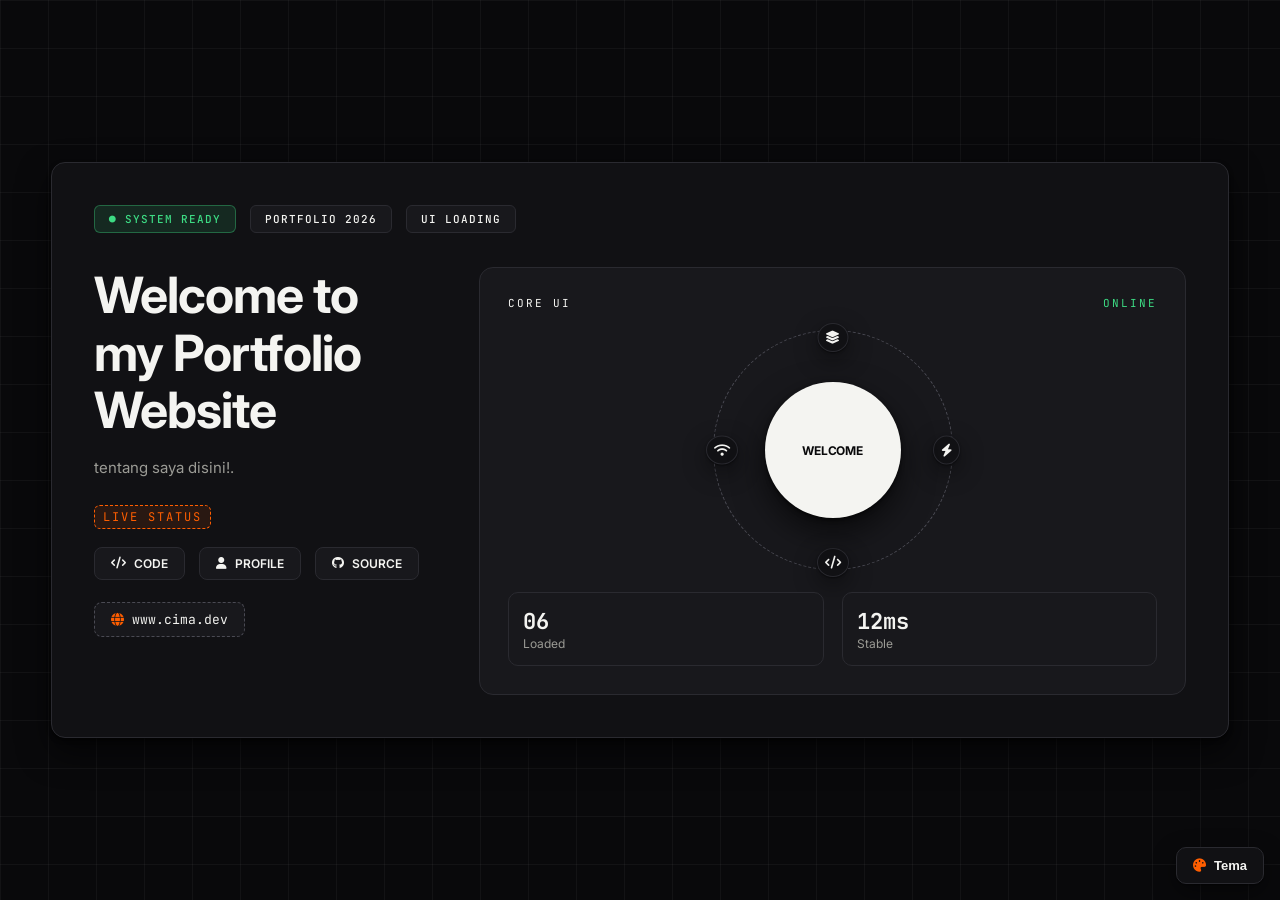
<file: index.html>
<!DOCTYPE html>
<html lang="en">
<head>
<meta charset="UTF-8">
<meta name="viewport" content="width=device-width, initial-scale=1.0">
<title>cima codes</title>

<link rel="stylesheet" href="style.css">
<script src="theme-neo-brutalism.js"></script>
<link rel="stylesheet" href="https://cdnjs.cloudflare.com/ajax/libs/font-awesome/6.5.0/css/all.min.css">

<!-- Fonts similar to original -->
<link href="https://fonts.googleapis.com/css2?family=Inter:wght@300;400;500;600&family=Orbitron:wght@500&display=swap" rel="stylesheet">
</head>

<body>

<div id="intro">
<div class="main">
    <div class="card">

        <!-- TOP TAGS -->
        <div class="top-tags">
            <span class="dot">● SYSTEM READY</span>
            <span>PORTFOLIO 2026</span>
            <span>UI LOADING</span>
        </div>

        <div class="content">

            <!-- LEFT -->
            <div class="left">
                <h1>
                    Welcome to <br>
                    my Portfolio <br>
                    Website
                </h1>

                <p class="desc">
                    tentang saya disini!.
                </p>

                <div class="live-line">
                    <span>LIVE STATUS</span>
                </div>

                <div class="buttons">
                    <div class="btn"><i class="fa-solid fa-code"></i> CODE</div>
                    <div class="btn"><i class="fa-solid fa-user"></i> PROFILE</div>
                    <div class="btn"><i class="fa-brands fa-github"></i> SOURCE</div>
                </div>

                <!-- WEBSITE LINK (LEFT / UNDER ICONS) -->
                <div class="site-link">
                    <i class="fa-solid fa-globe"></i>
                    www.cima.dev
                </div>
            </div>

            <!-- RIGHT -->
            <div class="right">

                <div class="right-head">
                    <span>CORE UI</span>
                    <span class="online">ONLINE</span>
                </div>

                <div class="orbit-box">
                    <div class="orbit">
                        <i class="fa-solid fa-layer-group i1"></i>
                        <i class="fa-solid fa-bolt i2"></i>
                        <i class="fa-solid fa-code i3"></i>
                        <i class="fa-solid fa-wifi i4"></i>
                    </div>

                    <div class="core">
                        <span>WELCOME</span>
                    </div>
                </div>

                <div class="stats">
                    <div>
                        <h4>06</h4>
                        <p>Loaded</p>
                    </div>
                    <div>
                        <h4>12ms</h4>
                        <p>Stable</p>
                    </div>
                </div>

            </div>

        </div>
    </div>
</div>
</div>


<div id="real-site" style="display: none;">
    <header>
        <div class="div-list ">
            <ul class="ul-list">
                <li class="active">
                    <i class="fa-solid fa-circle-user"></i>
                    <a href="#home">Home</a>
                </li>
                <li>
                    <i class="fa-regular fa-address-card"></i>
                    <a href="#about">About</a>
                </li>
                <li>
                    <i class="fa-solid fa-award"></i>
                    <a href="#certificate">Sertifikat</a>
                </li>
                <li>
                    <i class="fa-regular fa-folder-open"></i>
                    <a href="#project">Project</a>
                </li>
                <li>
                    <i class="fa-solid fa-code"></i>
                    <a href="#service">services</a>
                </li>
                <li>
                    <i class="fa-regular fa-envelope"></i>
                    <a href="#contact">Contact</a>
                </li>
                <li>

                </li>
            </ul>
        </div>
    </header>
    <!-- home -->
    <section class="home" id="home">
        <p class="home-p">
            <span class="home-s">. </span>Available for freelance work
        </p>
        <div class="home-container">
        <div class="home-section">
            <div class="info-home">
                <h1>Hi, I'm Cima</h1>
                <h3>Frontend Developer</h3>
                <div class="info-p">
                   <p>Saya mahasiswa semester 5 yang memiliki ketertarikan di bidang web development. </p>
                   <p>Saat ini saya sedang belajar dan mengembangkan skill melalui berbagai project dan pengalaman. </p>
                </div>
                <div class="info-p2">
                    <p><i class="fa-solid fa-location-dot"></i> Indonesia</p>
                    <p><i class="fa-solid fa-briefcase"></i> Available Now</p>
                </div>
            <div class="btnn">
    <button class="btn-home1" id="btnHireMe"><i class="fa-solid fa-arrow-right"></i> Hire Me</button>
    <a href="rismaturrahmy_cv.pdf" download class="btn-home2"><i class="fa-solid fa-download"></i> Download CV</a>
</div>
                <div class="hhr">
                    <hr>
                </div>
                <div class="follow">
                    <p class="followw">Follow me:</p>
                    <ul>
                        <li><a href="#"><i class="fa-brands fa-github"></i></a></li>
                        <li><a href="#"><i class="fa-brands fa-discord"></i></a></li>
                        <li><a href="#"><i class="fa-brands fa-linkedin"></i></a></li>
                        <li><a href="#"><i class="fa-brands fa-instagram"></i></a></li>
                    </ul>
                </div>
            </div>
          </div>
          <img src="images/cima2.jpeg" alt="Rismatur Rahmi">
        </div>
    </section>
    <!-- fine home  -->
         <section class="about reveal" id="about">
        <div class="about-info">
            <div class="img-about">
                <img src="images/cima2.jpeg" alt="">
            </div>
            <div class="info-text">
                <h5>@lrsmtrrhmy</h5>
                <p>Frontend Developer</p>
            </div>
        </div>
        <h3>ABOUT ME</h3>
        <div class="about-info2">
            <div class="about-text">
                <p>Hi! Saya Rismatur Rahmi, Mahasiswa Teknik informatika di Universitas Jabal Ghafur <br> Aceh, Indonesia.</p>
                <p>yang punya minat besar di bidang web development dan UI/UX design, Selama perjalanan kuliah dan project pribadi saya terus belajar bagaimana menggabungkan desain dan teknologi untuk mneyelesaikan masalah.</p>
                <p>dan mewujudkan ide dalam bentuk website, <br> saat ini saya sedang mengembangkan skill di bidang frontend development.</p>
                <p>Saat ini, saya sedang meningkatkan kemampuan saya di bidang</p>
                <p><span>#</span>HTML, CSS, JavaScript, dan CSS untuk frontend development</p>
                <p><span>#</span>Membuat proyek pribadi dan mengeksplorasi teknologi web baru untuk mengembangkan portofolio saya.</p>
            </div>
            <div class="photo-container">
                <img src="images/cima1.jpeg" alt="">
                <span class="tape tape1"></span>
                <span class="tape tape2"></span>
            </div>
        </div>
    </section>
<!-- HIRE ME MODAL -->
<div class="hire-overlay" id="hireModal">
    <div class="hire-content">
        <button class="hire-close" id="hireClose"><i class="fa-solid fa-xmark"></i></button>

        <div class="hire-top">
            <img src="images/cima1.jpeg" alt="Rismatur Rahmi">
            <div class="hire-intro">
                <h2>Rismatur Rahmi</h2>
                <p class="hire-role">Frontend Developer</p>
                <span class="hire-status"><i class="fa-solid fa-circle" style="font-size:8px;"></i> Available Now</span>
            </div>
        </div>

        <div class="hire-body">
            <div class="hire-block">
    <h4><i class="fa-solid fa-user"></i> Tentang Saya</h4>
    <p>Saya adalah seorang mahasiswa di Universitas Jabal Ghafur yang sedang fokus mengembangkan diri di bidang Frontend Web Development.</p>
    <p style="margin-top:8px;">Saya menyukai proses merancang dan membangun tampilan website, apalagi ketika bisa membuat desain yang cantik dan menarik. Bagi saya, frontend bukan hanya soal coding, tapi juga tentang bagaimana menciptakan pengalaman visual yang nyaman dan menyenangkan.</p>
    <p style="margin-top:8px;">Di luar itu, saya suka mengeksplorasi alam, seperti mendaki gunung. Bagi saya, kegiatan tersebut memberikan ketenangan sekaligus tantangan yang menyenangkan.</p>
    <p style="margin-top:8px;">Ke depannya, saya ingin menjalani hidup dengan lebih bebas, mengeksplorasi banyak hal baru, dan perlahan mewujudkan berbagai keinginan pribadi yang selama ini hanya tersimpan sebagai wishlist.</p>
</div>

            <div class="hire-block">
                <h4><i class="fa-solid fa-graduation-cap"></i> Pendidikan</h4>
                <div class="hire-edu-item">
                    <strong>Universitas Jabal Ghafur</strong>
                    <p>Teknik Informatika — Sekarang</p>
                </div>
                <div class="hire-edu-item">
                    <strong>SMA Negeri 1 Bandar Baru</strong>
                </div>
                <div class="hire-edu-item">
                    <strong>SMP Negeri 5 Bandar Baru</strong>
                </div>
                <div class="hire-edu-item">
                    <strong>SD Negeri Pusong</strong>
                </div>
            </div>

            <div class="hire-block">
                <h4><i class="fa-solid fa-heart"></i> Hobi</h4>
                <div class="hire-skills">
                    <span>Eksplor Alam</span>
                    <span>Naik Gunung</span>
                    <span>Desain Website</span>
                    <span>Coding</span>
                </div>
            </div>

            <div class="hire-block">
                <h4><i class="fa-solid fa-location-dot"></i> Lokasi & Kontak</h4>
                <p><i class="fa-solid fa-map-pin"></i> Aceh, Indonesia</p>
                <div class="hire-socials">
                    <a href="#"><i class="fa-brands fa-github"></i></a>
                    <a href="#"><i class="fa-brands fa-discord"></i></a>
                    <a href="#"><i class="fa-brands fa-linkedin"></i></a>
                    <a href="#"><i class="fa-brands fa-instagram"></i></a>
                </div>
            </div>
        </div>

        <div class="hire-footer">
            <p>Thanks for scrolling this far, hope you like what you see🤎</p>
        </div>
    </div>
</div>
<!-- TECH STACK SECTION -->
<section class="project reveal" id="techstack">
    <p>TECH STACK</p>
    <h1>Skills & Technologies</h1>
    <hr>
    <div class="info-pro">
        <p>"Technologies I use to bring ideas to life"</p>
    </div>
    <div class="stack-groups">
        <div class="stack-group">
            <h4 class="stack-group-title">Frontend</h4>
            <div class="stack-grid">
                <div class="stack-badge"><i class="fa-brands fa-html5"></i><span>HTML5</span></div>
                <div class="stack-badge"><i class="fa-brands fa-css3-alt"></i><span>CSS3</span></div>
                <div class="stack-badge"><i class="fa-brands fa-js"></i><span>JavaScript</span></div>
                <div class="stack-badge"><i class="fa-brands fa-react"></i><span>React</span></div>
                <div class="stack-badge"><i class="fa-solid fa-bolt"></i><span>Vite</span></div>
            </div>
        </div>
        <div class="stack-group">
            <h4 class="stack-group-title">Tools & Design</h4>
            <div class="stack-grid">
                <div class="stack-badge"><i class="fa-brands fa-git-alt"></i><span>Git</span></div>
                <div class="stack-badge"><i class="fa-brands fa-github"></i><span>GitHub</span></div>
                <div class="stack-badge"><i class="fa-brands fa-figma"></i><span>Figma</span></div>
                <div class="stack-badge"><i class="fa-solid fa-palette"></i><span>Canva</span></div>
            </div>
        </div>
    </div>
</section>

<!-- CURRENTLY LEARNING SECTION -->
<section class="project reveal" id="learning">
    <p>GROWTH</p>
    <h1>Currently Learning</h1>
    <hr>
    <div class="info-pro">
        <p>"Always exploring, always improving"</p>
    </div>
    <div class="learn-grid">
        <div class="learn-card">
            <i class="fa-brands fa-js"></i>
            <h4>Advanced JavaScript</h4>
            <span class="learn-tag">Learning</span>
        </div>
        <div class="learn-card">
            <i class="fa-brands fa-react"></i>
            <h4>React.js</h4>
            <span class="learn-tag">Learning</span>
        </div>
        <div class="learn-card">
            <i class="fa-solid fa-brain"></i>
            <h4>AI</h4>
            <span class="learn-tag">Exploring</span>
        </div>
        <div class="learn-card">
            <i class="fa-solid fa-eye"></i>
            <h4>Computer Vision</h4>
            <span class="learn-tag">Exploring</span>
        </div>
        <div class="learn-card">
            <i class="fa-solid fa-pen-ruler"></i>
            <h4>UI/UX Design</h4>
            <span class="learn-tag">Currently Learning</span>
        </div>
    </div>
</section>

<!-- TOOLS I USE SECTION -->
<section class="project reveal" id="tools">
    <p>WORKFLOW</p>
    <h1>Tools I Use</h1>
    <hr>
    <div class="info-pro">
        <p>"Hover untuk lihat nama tool-nya"</p>
    </div>
    <div class="tools-grid">
        <div class="tools-badge"><i class="fa-solid fa-code"></i><span class="tools-tip">VS Code</span></div>
        <div class="tools-badge"><i class="fa-brands fa-git-alt"></i><span class="tools-tip">Git</span></div>
        <div class="tools-badge"><i class="fa-brands fa-github"></i><span class="tools-tip">GitHub</span></div>
        <div class="tools-badge"><i class="fa-brands fa-figma"></i><span class="tools-tip">Figma</span></div>
        <div class="tools-badge"><i class="fa-solid fa-palette"></i><span class="tools-tip">Canva</span></div>
        <div class="tools-badge"><i class="fa-brands fa-google"></i><span class="tools-tip">Google Colab</span></div>
        <div class="tools-badge"><i class="fa-solid fa-caret-up"></i><span class="tools-tip">Vercel</span></div>
        <div class="tools-badge"><i class="fa-solid fa-server"></i><span class="tools-tip">XAMPP</span></div>
        <div class="tools-badge"><i class="fa-brands fa-python"></i><span class="tools-tip">Python</span></div>
    </div>
</section>
   <!-- CERTIFICATE SECTION -->
<section class="project reveal" id="certificate">
    <p>CERTIFICATES</p>
    <h1>My Achievements</h1>
    <hr>
    <div class="info-pro">
        <p>"I have developed skills in various courses"</p>
        <p>Here is the certificate that I have completed.</p>
    </div>

    <!-- LOGO PARTNERS -->
    <div class="cert-partners">
        <span class="cert-partners-label">Certificates from</span>
        <div class="cert-partners-logos">
            <img src="images/dicoding.jpg" alt="Dicoding">
            <img src="images/microsoft.webp" alt="Microsoft">
            <img src="images/uniathena.jpeg" alt="UniAthena">
            <img src="images/hacktiv8.jpg" alt="Hacktiv8">
            <img src="images/revou.jfif" alt="Revou">
        </div>
    </div>

<div class="projects-container">

     <!-- RevoU: Intro to Software Engineering -->
    <div class="project-card">
        <img src="images/rvo.png" alt="RevoU Intro to Software Engineering Certificate">
        <h3>Intro to Software Engineering — RevoU</h3>
        <p>An introductory online course covering software engineering fundamentals and the software development process.</p>
        <div class="skills">
            <a href="#">Software Engineering</a>
            <a href="#">Software Development</a>
        </div>
    </div>

    <!-- AWS AI Academy 2026 -->
<div class="project-card">
    <img src="images/Sertifikat AWS AI Academy - Rismatur Rahmi .png" alt="AWS AI Academy 2026 Certificate">
    <h3>AWS AI Academy 2026</h3>
    <p>Successfully completed the Basic & Beginner training levels in the AWS AI Academy 2026 program, in collaboration with Dicoding.</p>
    <div class="skills">
        <a href="#">Artificial Intelligence</a>
        <a href="#">AI Fundamentals</a>
        <a href="#">AWS</a>
    </div>
</div>

    <!-- Dicoding: AI Mini Camp -->
    <div class="project-card">
        <img src="images/AI Mini Camp - Rismatur Rahmi.jpg" alt="AI Mini Camp Completion Certificate">
        <h3>AI Mini Camp — Dicoding</h3>
        <p>Completed the AI Mini Camp program focused on artificial intelligence skills and digital productivity.</p>
        <div class="skills">
            <a href="#">Artificial Intelligence</a>
            <a href="#">Digital Productivity</a>
        </div>
    </div>

    <!-- Hacktiv8: JavaScript -->
    <div class="project-card">
        <img src="images/hactiv8.png" alt="Hacktiv8 JavaScript Workshop">
        <h3>JavaScript Technical Workshop & Talkshow</h3>
        <p>A technical workshop and talkshow introducing JavaScript and its applications in web development.</p>
        <div class="skills">
            <a href="#">JavaScript</a>
            <a href="#">Web Development</a>
        </div>
    </div>

    <!-- Hacktiv8: AI Engineering -->
    <div class="project-card">
        <img src="images/cimama2.png" alt="Hacktiv8 AI Engineering Workshop">
        <h3>AI Engineering Workshop & Talkshow</h3>
        <p>A technical workshop and talkshow exploring artificial intelligence and AI engineering.</p>
        <div class="skills">
            <a href="#">AI Engineering</a>
            <a href="#">Artificial Intelligence</a>
        </div>
    </div>

    <!-- Badan Ekraf Digital Talent -->
    <div class="project-card">
        <img src="images/BDT.png" alt="Badan Ekraf Digital Talent 2026 Certificate">
        <h3>Badan Ekraf Digital Talent 2026</h3>
        <p>Certificate of participation in the Badan Ekraf Digital Talent 2026 program organized by Indonesia's Ministry of Creative Economy.</p>
        <div class="skills">
            <a href="#">Digital Talent</a>
            <a href="#">Creative Economy</a>
        </div>
    </div>

    <!-- Microsoft Elevate -->
    <div class="project-card">
        <img src="images/koleksi 16.png" alt="Microsoft Elevate Data Science Training">
        <h3>Applying Data Science to AI Model Solutions</h3>
        <p>Microsoft Elevate Training Center Skill Sprint focused on applying data science to AI model solutions.</p>
        <div class="skills">
            <a href="#">Data Science</a>
            <a href="#">Artificial Intelligence</a>
            <a href="#">Microsoft</a>
        </div>
    </div>

    <!-- UniAthena: Basic Python -->
    <div class="project-card">
        <img src="images/python1.jpeg" alt="Basic Python Certificate">
        <h3>Python Fundamentals</h3>
        <p>Foundational learning in Python syntax and basic programming concepts.</p>
        <div class="skills">
            <a href="#">Python</a>
            <a href="#">Basic Programming</a>
        </div>
    </div>

     <!-- UniAthena: Basic Python Programming -->
    <div class="project-card">
        <img src="images/basicpy.jpeg" alt="Basic Python Programming Certificate">
        <h3>Basic Python Programming</h3>
        <p>Introduction to Python programming concepts and fundamental programming logic.</p>
        <div class="skills">
            <a href="#">Python</a>
            <a href="#">Programming Logic</a>
        </div>
    </div>

</div>

<div class="cert-more-wrap">
    <a href="sertifikat.html" class="cert-nav-btn">
        <i class="fa-solid fa-images"></i> View All Certificates
    </a>
</div>

 <div class="cert-more-wrap">
            <a href="https://www.credly.com/users/rismatur-rahmi/badges/credly" target="_blank" rel="noopener" class="cert-nav-btn">
                Lihat Akun Credly Saya <i class="fa-solid fa-award"></i>
            </a>
        </div>
        
</section>

    <!-- PROJECT SECTION -->
    <section class="project reveal" id="project">
        <p>PROJECTS</p>
        <h1>Academic Projects</h1>
        <hr>
        <div class="info-pro">
            <p>"Showcase of my best projects"</p>
            <p>Here are some of the projects I have created.</p>
        </div>
        <div class="projects-container">

            <div class="project-card">
                <img src="images/masha-pj.jpg" alt="Project 1">
                <div class="project-content">
                    <h3>Platform web Sederhana</h3>
                    <p>koleksi film Masha and the Bear.</p>
                    <div class="skills">
                        <a href="#">HTML</a>
                        <a href="#">CSS</a>
                        <a href="#">JavaScript</a>
                    </div>
                    <div class="btns">
                        <a href="https://github.com/risma11-cpu/cmahya-platfrom" target="_blank" class="btn">
                            <i class="fa-brands fa-github"></i> GitHub
                        </a>
                        <a href="https://risma11-cpu.github.io/cmahya-platfrom/" target="_blank" class="btn">
                            <svg xmlns="http://www.w3.org/2000/svg" width="18" height="18" fill="currentColor" viewBox="0 0 24 24">
                                <path d="M14 3h7v7h-2V6.41l-9.29 9.3-1.42-1.42 9.3-9.29H14V3z"/>
                                <path d="M5 5h6v2H7v10h10v-4h2v6H5V5z"/>
                            </svg>
                            Live Demo
                        </a>
                    </div>
                </div>
            </div>

            <div class="project-card">
                <img src="images/masha premium.jpg" alt="Project 1">
                <div class="project-content">
                    <h3>Platform web Sederhana</h3>
                    <p>koleksi film Masha and the Bear versi premium.</p>
                    <div class="skills">
                        <a href="#">HTML</a>
                        <a href="#">CSS</a>
                        <a href="#">JavaScript</a>
                    </div>
                    <div class="btns">
                        <a href="https://github.com/risma11-cpu/koleksi_masha-premium" target="_blank" class="btn">
                            <i class="fa-brands fa-github"></i> GitHub
                        </a>
                        <a href="https://risma11-cpu.github.io/koleksi_masha-premium/" target="_blank" class="btn">
                            <svg xmlns="http://www.w3.org/2000/svg" width="18" height="18" fill="currentColor" viewBox="0 0 24 24">
                                <path d="M14 3h7v7h-2V6.41l-9.29 9.3-1.42-1.42 9.3-9.29H14V3z"/>
                                <path d="M5 5h6v2H7v10h10v-4h2v6H5V5z"/>
                            </svg>
                            Live Demo
                        </a>
                    </div>
                </div>
            </div>

            <div class="project-card">
                <img src="images/project2.jpg" alt="Project 2">
                <div class="project-content">
                    <h3>Thrift Store</h3>
                    <p>Platform e-commerce untuk toko thrift.</p>
                    <div class="skills">
                        <a href="#">HTML</a>
                        <a href="#">CSS</a>
                        <a href="#">JavaScript</a>
                    </div>
                    <div class="btns">
                        <a href="https://github.com/risma11-cpu/e-commerce-thrift" target="_blank" class="btn">
                            <i class="fa-brands fa-github"></i> GitHub
                        </a>
                        <a href="https://risma11-cpu.github.io/e-commerce-thrift/" target="_blank" class="btn">
                            <svg xmlns="http://www.w3.org/2000/svg" width="18" height="18" fill="currentColor" viewBox="0 0 24 24">
                                <path d="M14 3h7v7h-2V6.41l-9.29 9.3-1.42-1.42 9.3-9.29H14V3z"/>
                                <path d="M5 5h6v2H7v10h10v-4h2v6H5V5z"/>
                            </svg>
                            Live Demo
                        </a>
                    </div>
                </div>
            </div>

            <div class="project-card">
                <img src="images/gayo2.jpg" alt="Project 3">
                <div class="project-content">
                    <h3>Marketplace-Desa</h3>
                    <p>Marketplace Desa Gayo - Aceh.</p>
                    <div class="skills">
                        <a href="#">HTML</a>
                        <a href="#">CSS</a>
                        <a href="#">JavaScript</a>
                    </div>
                    <div class="btns">
                        <a href="https://github.com/risma11-cpu/gayomart" target="_blank" class="btn">
                            <i class="fa-brands fa-github"></i> GitHub
                        </a>
                        <a href="https://risma11-cpu.github.io/gayomart/" target="_blank" class="btn">
                            <svg xmlns="http://www.w3.org/2000/svg" width="18" height="18" fill="currentColor" viewBox="0 0 24 24">
                                <path d="M14 3h7v7h-2V6.41l-9.29 9.3-1.42-1.42 9.3-9.29H14V3z"/>
                                <path d="M5 5h6v2H7v10h10v-4h2v6H5V5z"/>
                            </svg>
                            Live Demo
                        </a>
                    </div>
                </div>
            </div>

            <div class="project-card">
                <img src="images/reefscan.jpg" alt="Project 4">
                <div class="project-content">
                    <h3>ReefScan</h3>
                    <p>Klasifikasi kesehatan terumbu karang.</p>
                    <div class="skills">
                        <a href="#">Python</a>
                        <a href="#">ONNX Runtime</a>
                        <a href="#">React JS</a>
                    </div>
                    <div class="btns">
                        <a href="https://github.com/risma11-cpu/Reef-Scan" target="_blank" class="btn">
                            <i class="fa-brands fa-github"></i> GitHub
                        </a>
                        <a href="https://reef-scan-two.vercel.app/" target="_blank" class="btn">
                            <svg xmlns="http://www.w3.org/2000/svg" width="18" height="18" fill="currentColor" viewBox="0 0 24 24">
                                <path d="M14 3h7v7h-2V6.41l-9.29 9.3-1.42-1.42 9.3-9.29H14V3z"/>
                                <path d="M5 5h6v2H7v10h10v-4h2v6H5V5z"/>
                            </svg>
                            Live Demo
                        </a>
                    </div>
                </div>
            </div>

            <div class="project-card">
                <img src="images/absensi.jpg" alt="Project 4">
                <div class="project-content">
                    <h3>Absen Digital</h3>
                    <p>Sistem absensi digital untuk keperluan pendidikan.</p>
                    <div class="skills">
                        <a href="#">JavaScript</a>
                        <a href="#">Tailwind CSS</a>
                    </div>
                    <div class="btns">
                        <a href="https://github.com/risma11-cpu/PresensiKu" target="_blank" class="btn">
                            <i class="fa-brands fa-github"></i> GitHub
                        </a>
                        <a href="https://risma11-cpu.github.io/PresensiKu/" target="_blank" class="btn">
                            <svg xmlns="http://www.w3.org/2000/svg" width="18" height="18" fill="currentColor" viewBox="0 0 24 24">
                                <path d="M14 3h7v7h-2V6.41l-9.29 9.3-1.42-1.42 9.3-9.29H14V3z"/>
                                <path d="M5 5h6v2H7v10h10v-4h2v6H5V5z"/>
                            </svg>
                            Live Demo
                        </a>
                    </div>
                </div>
            </div>

            <!-- Project: SIM Mahasiswa -->
<div class="project-card">
    <img src="images/SIMmahasiswa.jpg" alt="SIM Mahasiswa">
    <div class="project-content">
        <h3>SIM Mahasiswa</h3>
        <p>Student management system with a Y2K-style interface — manage student data, search and filter records, and view statistics in one dashboard.</p>
            <div class="skills">
        <a href="#">Laravel</a>
        <a href="#">MySQL</a>
        <a href="#">Blade</a>
        <a href="#">CSS</a>
      </div>
        <div class="btns">
            <a href="https://github.com/risma11-cpu/SIM-mahasiswa" target="_blank" class="btn">
                <i class="fa-brands fa-github"></i> GitHub
            </a>
            <a href="#" target="_blank" class="btn">
    <svg xmlns="http://www.w3.org/2000/svg" width="18" height="18" fill="currentColor" viewBox="0 0 24 24">
        <path d="M14 3h7v7h-2V6.41l-9.29 9.3-1.42-1.42 9.3-9.29H14V3z"/>
        <path d="M5 5h6v2H7v10h10v-4h2v6H5V5z"/>
    </svg>
    Live Demo
    </a>
        </div>
    </div>
</div>

<!-- Project: Sistem Informasi Inventaris Barang EOQ -->
<div class="project-card">
    <img src="images/EOQ.jpg" alt="Sistem Informasi Inventaris Barang EOQ">
    <div class="project-content">
        <h3>Sistem Informasi Inventaris Barang (EOQ)</h3>
        <p>Web-based inventory management system built with Laravel, featuring stock monitoring, incoming and outgoing transaction tracking, and Economic Order Quantity (EOQ) analysis to optimize order quantities and minimize inventory costs.</p>

        <div class="skills">
            <a href="#">Laravel</a>
            <a href="#">MySQL</a>
            <a href="#">Economic Order Quantity (EOQ)</a>
        </div>

        <div class="btns">
            <a href="#" target="_blank" class="btn">
                <i class="fa-brands fa-github"></i> GitHub
            </a>
            <a href="#" target="_blank" class="btn">
                <svg xmlns="http://www.w3.org/2000/svg" width="18" height="18" fill="currentColor" viewBox="0 0 24 24">
                    <path d="M14 3h7v7h-2V6.41l-9.29 9.3-1.42-1.42 9.3-9.29H14V3z"/>
                    <path d="M5 5h6v2H7v10h10v-4h2v6H5V5z"/>
                </svg>
                Live Demo
            </a>
        </div>
    </div>
</div>

        </div>
    </section>

    <!-- PROJECT PRIBADI SECTION -->
    <section class="project reveal" id="project">
        <p>PROJECTS</p>
        <h1>Personal Projects</h1>
        <hr>
        <div class="info-pro">
            <p>"Showcase of my best projects"</p>
            <p>Here are some of the projects I have created.</p>
        </div>
        <div class="projects-container">
            <div class="project-card">
                <img src="images/acehtaming.jpg" alt="Project 1">
                <div class="project-content">
                    <h3>Pascabencana Aceh Tamiang</h3>
                    <p>Web informasi untuk koordinasi data dan bantuan bencana banjir Aceh Tamiang</p>
                    <div class="skills">
                        <a href="#">HTML</a>
                        <a href="#">CSS</a>
                        <a href="#">JavaScript</a>
                    </div>
                    <div class="btns">
                        <a href="https://github.com/risma11-cpu/pascabencana-aceh-taming" target="_blank" class="btn">
                            <i class="fa-brands fa-github"></i> GitHub
                        </a>
                        <a href="https://risma11-cpu.github.io/pascabencana-aceh-taming/" target="_blank" class="btn">
    <svg xmlns="http://www.w3.org/2000/svg" width="18" height="18" fill="currentColor" viewBox="0 0 24 24">
        <path d="M14 3h7v7h-2V6.41l-9.29 9.3-1.42-1.42 9.3-9.29H14V3z"/>
        <path d="M5 5h6v2H7v10h10v-4h2v6H5V5z"/>
    </svg>
    Live Demo
</a>
                    </div>
                </div>
            </div>
            <!-- Project 2  -->
<div class="project-card">
    <img src="images/minigame.jpg" alt="Project 3">
    <div class="project-content">
        <h3>Memory Match</h3>
        <p>Memory Match Adventure — Permainan puzzle kartu.</p>
            <div class="skills">
        <a href="#">HTML</a>
        <a href="#">CSS</a>
        <a href="#">JavaScript</a>
      </div>
        <div class="btns">
            <a href="https://github.com/risma11-cpu/mini-game" target="_blank" class="btn">
                <i class="fa-brands fa-github"></i> GitHub
            </a>
            <a href="https://risma11-cpu.github.io/mini-game/" target="_blank" class="btn">
    <svg xmlns="http://www.w3.org/2000/svg" width="18" height="18" fill="currentColor" viewBox="0 0 24 24">
        <path d="M14 3h7v7h-2V6.41l-9.29 9.3-1.42-1.42 9.3-9.29H14V3z"/>
        <path d="M5 5h6v2H7v10h10v-4h2v6H5V5z"/>
    </svg>
    Live Demo
</a>
        </div>
        </div>
        </div>
         <!-- Project 3  -->
<div class="project-card">
    <img src="images/skincare.jpg" alt="Project 3">
    <div class="project-content">
        <h3>Minimalist Skincare</h3>
        <p>Skin Beauty by Minimalist.</p>
            <div class="skills">
        <a href="#">React</a>
        <a href="#">Vite</a>
        <a href="#">GSAP</a>
      </div>
        <div class="btns">
            <a href="https://github.com/risma11-cpu/skincare-fixed" target="_blank" class="btn">
                <i class="fa-brands fa-github"></i> GitHub
            </a>
            <a href="https://skincare-fixed.vercel.app/" target="_blank" class="btn">
    <svg xmlns="http://www.w3.org/2000/svg" width="18" height="18" fill="currentColor" viewBox="0 0 24 24">
        <path d="M14 3h7v7h-2V6.41l-9.29 9.3-1.42-1.42 9.3-9.29H14V3z"/>
        <path d="M5 5h6v2H7v10h10v-4h2v6H5V5z"/>
    </svg>
    Live Demo
    </a>
        </div>
    </div>
</div>

<!-- Project X -->
<div class="project-card">
    <img src="images/stockcma.jpg" alt="StockCMa">
    <div class="project-content">
        <h3>StockCMa</h3>
        <p>Business inventory management platform — track products, sales, purchases, and reports in one dashboard.</p>
            <div class="skills">
        <a href="#">Next.js</a>
        <a href="#">Express</a>
        <a href="#">Prisma</a>
      </div>
        <div class="btns">
            <a href="#" target="_blank" class="btn">
                <i class="fa-brands fa-github"></i> GitHub
            </a>
            <a href="#" target="_blank" class="btn">
    <svg xmlns="http://www.w3.org/2000/svg" width="18" height="18" fill="currentColor" viewBox="0 0 24 24">
        <path d="M14 3h7v7h-2V6.41l-9.29 9.3-1.42-1.42 9.3-9.29H14V3z"/>
        <path d="M5 5h6v2H7v10h10v-4h2v6H5V5z"/>
    </svg>
    Live Demo
    </a>
        </div>
    </div>
</div>

        </div>
    </section>

     <!-- Services Section -->
        <section id="service" class="section services reveal">
            <p>SERVICES</p>
            <h1>OUR Features & Services</h1>
            <hr>
            <div class="container">
                <div class="services-content">
                    <div class="services-grid">
                        <div class="service-card">
                            <div class="service-icon">
                                <i class="fas fa-code"></i>
                            </div>
                            <h3>Web Development</h3>
                            <p>I create responsive, modern websites using the latest technologies and best practices. From concept to deployment, I ensure your website looks great and performs perfectly.</p>
                            <div class="service-features">
                                <span>Responsive Design</span>
                                <span>Performance Optimized</span>
                                <span>SEO Friendly</span>
                            </div>
                        </div>
                        <div class="service-card">
                            <div class="service-icon">
                                <i class="fas fa-mobile-alt"></i>
                            </div>
                            <h3>Mobile Development</h3>
                            <p>Building cross-platform mobile applications that work seamlessly on both iOS and Android devices using modern frameworks and tools.</p>
                            <div class="service-features">
                                <span>Cross-Platform</span>
                                <span>Native Performance</span>
                                <span>User-Friendly</span>
                            </div>
                        </div>
                        <div class="service-card">
                            <div class="service-icon">
                                <i class="fas fa-palette"></i>
                            </div>
                            <h3>UI/UX Design</h3>
                            <p>Designing intuitive and beautiful user interfaces that provide exceptional user experiences. I focus on usability, accessibility, and visual appeal.</p>
                            <div class="service-features">
                                <span>User-Centered</span>
                                <span>Modern Design</span>
                                <span>Accessibility</span>
                            </div>
                        </div>
                        <div class="service-card">
                            <div class="service-icon">
                                <i class="fas fa-rocket"></i>
                            </div>
                            <h3>Performance Optimization</h3>
                            <p>Optimizing websites and applications for speed, scalability, and reliability. I ensure your digital products perform at their best under any conditions.</p>
                            <div class="service-features">
                                <span>Fast Loading</span>
                                <span>Scalable</span>
                                <span>Reliable</span>
                            </div>
                        </div>
                        <div class="service-card">
                            <div class="service-icon">
                                <i class="fas fa-shopping-cart"></i>
                            </div>
                            <h3>E-commerce Solutions</h3>
                            <p>Building secure and efficient e-commerce platforms that drive sales and provide excellent shopping experiences for your customers.</p>
                            <div class="service-features">
                                <span>Secure Payments</span>
                                <span>Inventory Management</span>
                                <span>Analytics</span>
                            </div>
                        </div>
                        <div class="service-card">
                            <div class="service-icon">
                                <i class="fas fa-cogs"></i>
                            </div>
                            <h3>API Development</h3>
                            <p>Creating robust and scalable APIs that power your applications. I build RESTful and GraphQL APIs with proper documentation and testing.</p>
                            <div class="service-features">
                                <span>RESTful APIs</span>
                                <span>GraphQL</span>
                                <span>Documentation</span>
                            </div>
                        </div>
                    </div>
                </div>
            </div>
        </section>
         <section id="contact" class="section reveal">
            <div class="container">
                <h2 class="section-title">Get In Touch</h2>
                <div class="contact-content">
                    <div class="contact-info slide-in-left">
                        <p>Let's collaborate! I am always open to discussing exciting projects and new opportunities.</p>
                        <div class="contact-details">
                            <div class="contact-item">
                                <svg width="20" height="20" viewBox="0 0 24 24" fill="currentColor">
                                    <path d="M20 4H4c-1.1 0-1.99.9-1.99 2L2 18c0 1.1.9 2 2 2h16c1.1 0 2-.9 2-2V6c0-1.1-.9-2-2-2zm0 4l-8 5-8-5V6l8 5 8-5v2z"/>
                                </svg>
                                <span>risma100423@gmail.com</span>
                            </div>
                            <div class="contact-item">
                                <svg width="20" height="20" viewBox="0 0 24 24" fill="currentColor">
                                    <path d="M6.62 10.79c1.44 2.83 3.76 5.15 6.59 6.59l2.2-2.2c.27-.27.67-.36 1.02-.24 1.12.37 2.33.57 3.57.57.55 0 1 .45 1 1V20c0 .55-.45 1-1 1-9.39 0-17-7.61-17-17 0-.55.45-1 1-1h3.5c.55 0 1 .45 1 1 0 1.25.2 2.45.57 3.57.11.35.03.74-.25 1.02l-2.2 2.2z"/>
                                </svg>
                                <span>+62 83846120071</span>
                            </div>
                            <div class="contact-item">
                                <svg width="20" height="20" viewBox="0 0 24 24" fill="currentColor">
                                    <path d="M12 2C8.13 2 5 5.13 5 9c0 5.25 7 13 7 13s7-7.75 7-13c0-3.87-3.13-7-7-7zm0 9.5c-1.38 0-2.5-1.12-2.5-2.5s1.12-2.5 2.5-2.5 2.5 1.12 2.5 2.5-1.12 2.5-2.5 2.5z"/>
                                </svg>
                                <span>Aceh, Indonesia</span>
                            </div>
                        </div>
                        <div class="social-links">
                            <a href="https://github.com/risma11-cpu" class="social-link" aria-label="GitHub" target="_blank">
                                <svg width="24" height="24" viewBox="0 0 24 24" fill="currentColor">
                                    <path d="M12 0c-6.626 0-12 5.373-12 12 0 5.302 3.438 9.8 8.207 11.387.599.111.793-.261.793-.577v-2.234c-3.338.726-4.033-1.416-4.033-1.416-.546-1.387-1.333-1.756-1.333-1.756-1.089-.745.083-.729.083-.729 1.205.084 1.839 1.237 1.839 1.237 1.07 1.834 2.807 1.304 3.492.997.107-.775.418-1.305.762-1.604-2.665-.305-5.467-1.334-5.467-5.931 0-1.311.469-2.381 1.236-3.221-.124-.303-.535-1.524.117-3.176 0 0 1.008-.322 3.301 1.23.957-.266 1.983-.399 3.003-.404 1.02.005 2.047.138 3.006.404 2.291-1.552 3.297-1.23 3.297-1.23.653 1.653.242 2.874.118 3.176.77.84 1.235 1.911 1.235 3.221 0 4.609-2.807 5.624-5.479 5.921.43.372.823 1.102.823 2.222v3.293c0 .319.192.694.801.576 4.765-1.589 8.199-6.086 8.199-11.386 0-6.627-5.373-12-12-12z"/>
                                </svg>
                            </a>
                            <a href="https://www.linkedin.com/in/rismatur-rahmi-60a5543a7?utm_source=share&utm_campaign=share_via&utm_content=profile&utm_medium=android_app" class="social-link" aria-label="LinkedIn" target="_blank">
                                <svg width="24" height="24" viewBox="0 0 24 24" fill="currentColor">
                                    <path d="M20.447 20.452h-3.554v-5.569c0-1.328-.027-3.037-1.852-3.037-1.853 0-2.136 1.445-2.136 2.939v5.667H9.351V9h3.414v1.561h.046c.477-.9 1.637-1.85 3.37-1.85 3.601 0 4.267 2.37 4.267 5.455v6.286zM5.337 7.433c-1.144 0-2.063-.926-2.063-2.065 0-1.138.92-2.063 2.063-2.063 1.14 0 2.064.925 2.064 2.063 0 1.139-.925 2.065-2.064 2.065zm1.782 13.019H3.555V9h3.564v11.452zM22.225 0H1.771C.792 0 0 .774 0 1.729v20.542C0 23.227.792 24 1.771 24h20.451C23.2 24 24 23.227 24 22.271V1.729C24 .774 23.2 0 22.222 0h.003z"/>
                                </svg>
                            </a>
                            <a href="https://wa.me/6283846120071" class="social-link" aria-label="WhatsApp" target="_blank">
                                <svg width="24" height="24" viewBox="0 0 24 24" fill="currentColor">
                                    <path d="M17.472 14.382c-.297-.149-1.758-.867-2.03-.967-.273-.099-.471-.148-.67.15-.197.297-.767.966-.94 1.164-.173.199-.347.223-.644.075-.297-.15-1.255-.463-2.39-1.475-.883-.788-1.48-1.761-1.653-2.059-.173-.297-.018-.458.13-.606.134-.133.298-.347.446-.52.149-.174.198-.298.298-.497.099-.198.05-.371-.025-.52-.075-.149-.669-1.612-.916-2.207-.242-.579-.487-.5-.669-.51-.173-.008-.371-.01-.57-.01-.198 0-.52.074-.792.372-.272.297-1.04 1.016-1.04 2.479 0 1.462 1.065 2.875 1.213 3.074.149.198 2.096 3.2 5.077 4.487.709.306 1.262.489 1.694.625.712.227 1.36.195 1.871.118.571-.085 1.758-.719 2.006-1.413.248-.694.248-1.289.173-1.413-.074-.124-.272-.198-.57-.347m-5.421 7.403h-.004a9.87 9.87 0 01-5.031-1.378l-.361-.214-3.741.982.998-3.648-.235-.374a9.86 9.86 0 01-1.51-5.26c.001-5.45 4.436-9.884 9.888-9.884 2.64 0 5.122 1.03 6.988 2.898a9.825 9.825 0 012.893 6.994c-.003 5.45-4.437 9.884-9.885 9.884m8.413-18.297A11.815 11.815 0 0012.05 0C5.495 0 .16 5.335.157 11.892c0 2.096.547 4.142 1.588 5.945L.057 24l6.305-1.654a11.882 11.882 0 005.683 1.448h.005c6.554 0 11.89-5.335 11.893-11.893A11.821 11.821 0 0020.885 3.488"/>
                                </svg>
                            </a>
                        </div>
                    </div>
                    <div class="contact-form slide-in-right">
                        <form id="contact-form">
                            <div class="form-group">
                                <input type="text" placeholder="Your Name" required name="user_name">
                            </div>
                            <div class="form-group">
                                <input type="email" placeholder="Your Email" required name="user_email">
                            </div>
                            <div class="form-group">
                                <textarea name="message" placeholder="Your Message" rows="5" required></textarea>
                            </div>
                            <button type="submit" class="btn">Send Message</button>
                        </form>
                    </div>
                </div>
            </div>
        </section>

</div>
<script src="script.js"></script>
</body>
</html>
</file>
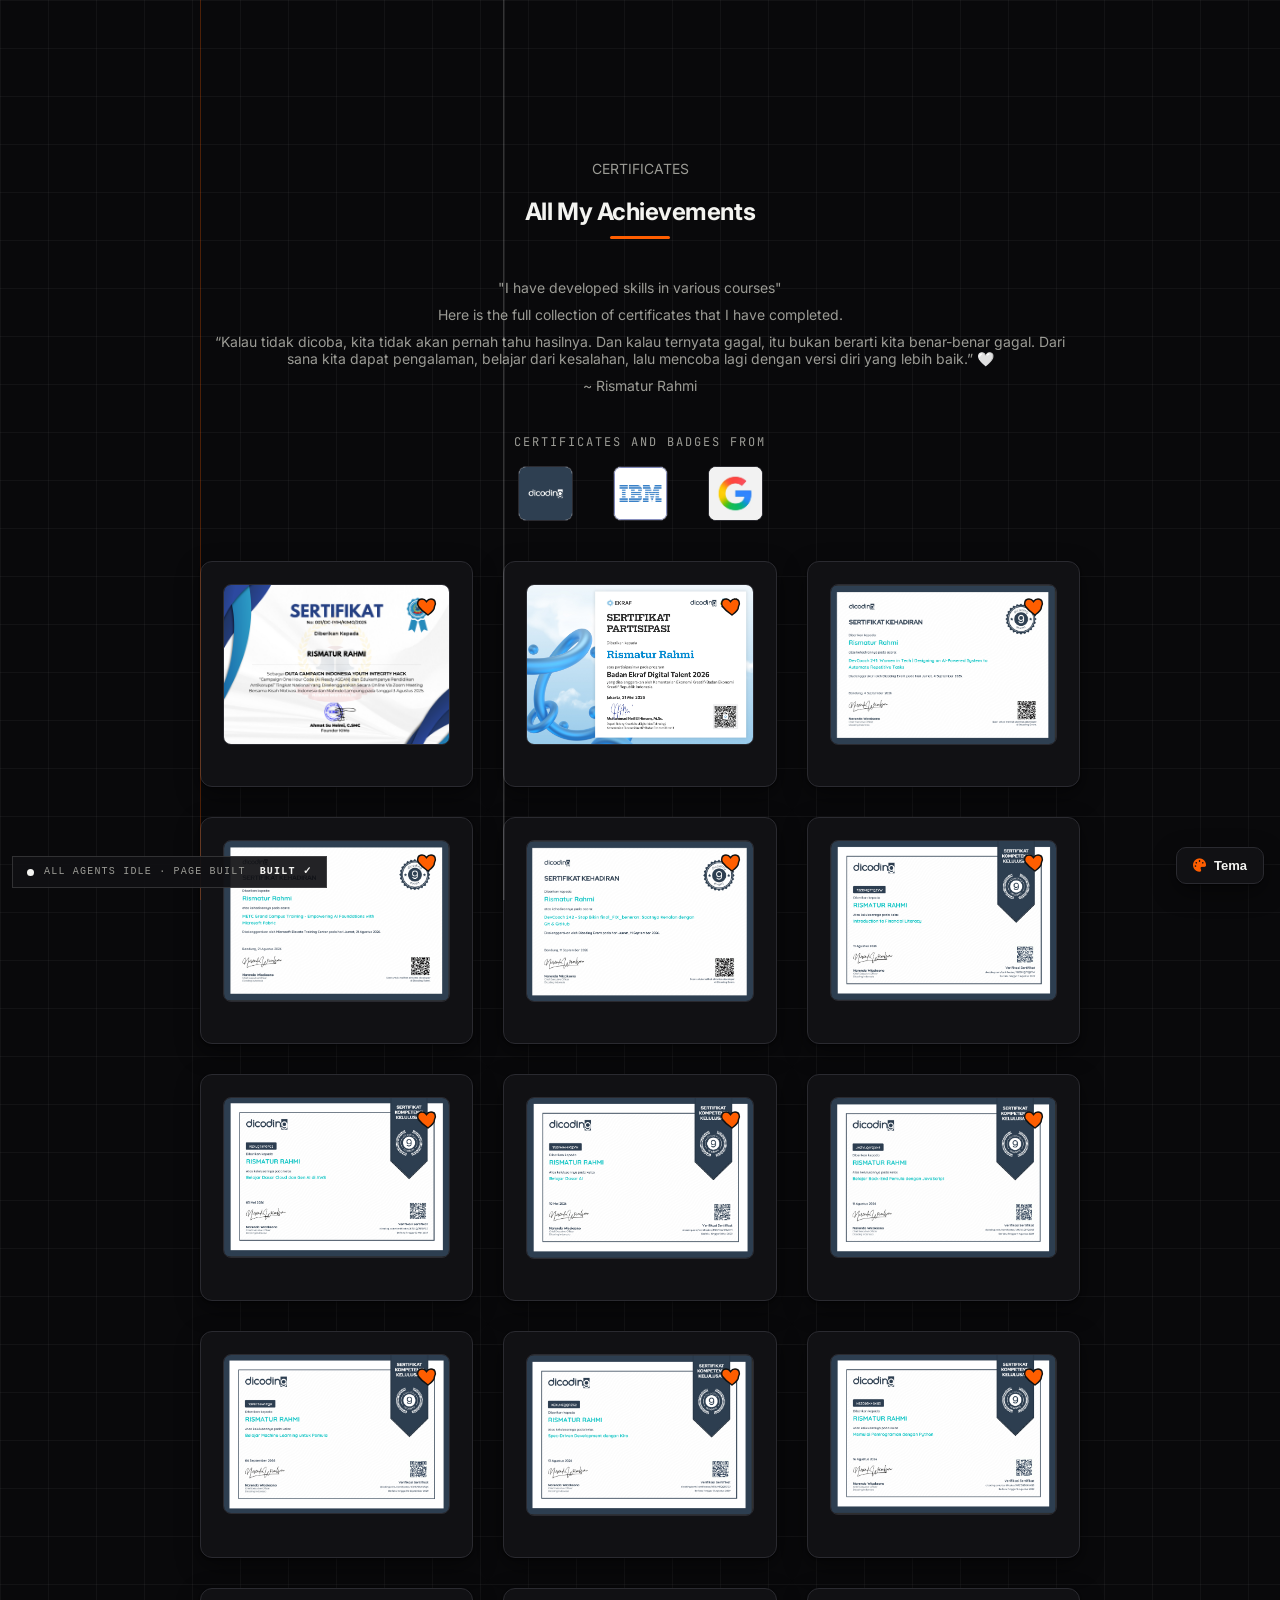
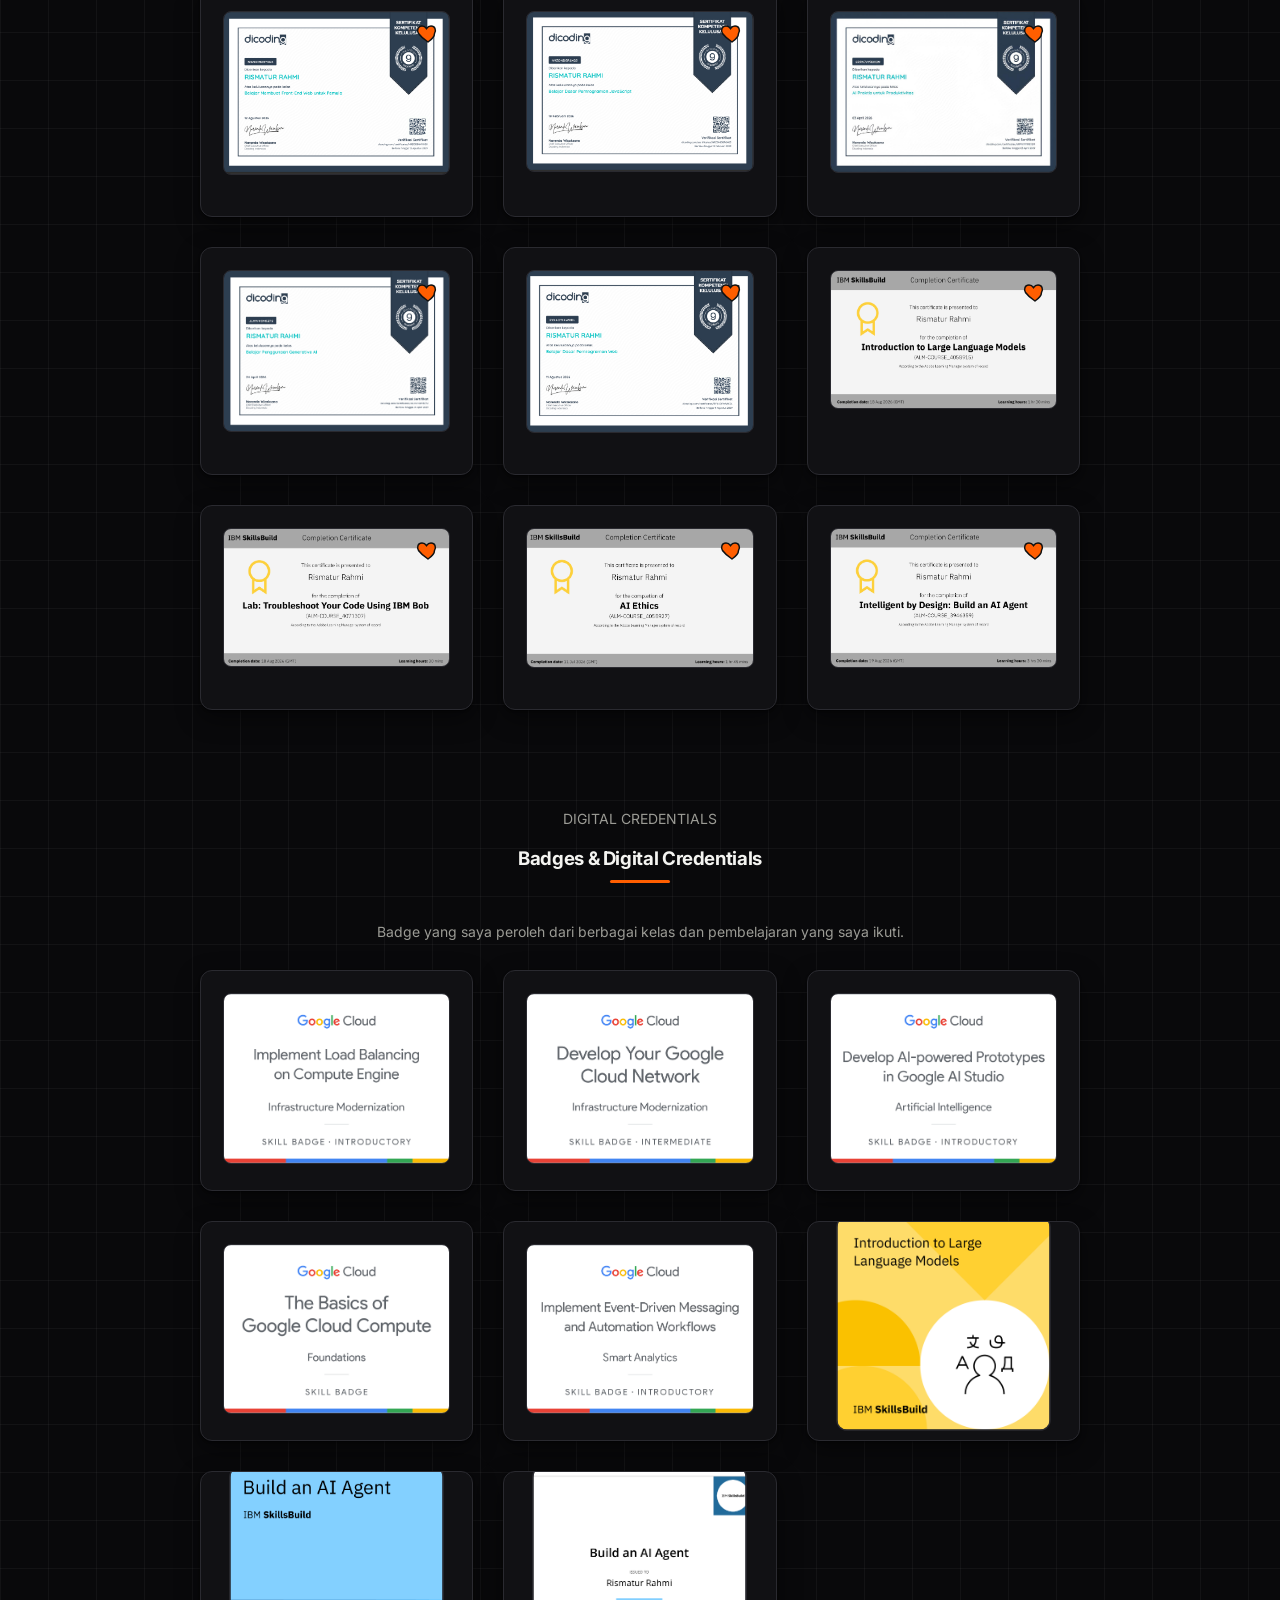
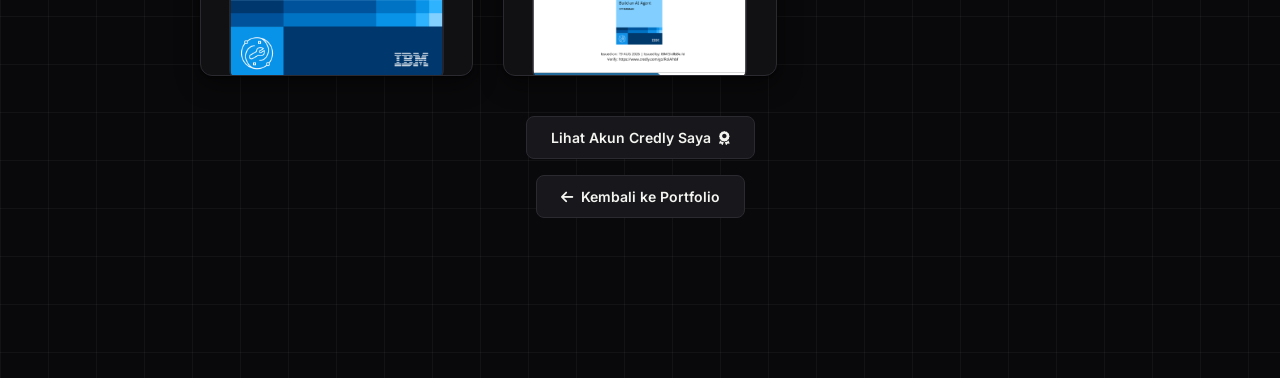
<file: sertifikat.html>
<!DOCTYPE html>
<html lang="en">
<head>
<meta charset="UTF-8">
<meta name="viewport" content="width=device-width, initial-scale=1.0">
<title>Sertifikat - cima codes</title>

<link rel="stylesheet" href="style.css">
<script src="theme-neo-brutalism.js"></script>
<link rel="stylesheet" href="https://cdnjs.cloudflare.com/ajax/libs/font-awesome/6.5.0/css/all.min.css">
<link href="https://fonts.googleapis.com/css2?family=Inter:wght@300;400;500;600&family=Orbitron:wght@500&display=swap" rel="stylesheet">
</head>

<body>

<section class="project reveal" id="all-certificate">
    <p>CERTIFICATES</p>
    <h1>All My Achievements</h1>
    <hr>
    <div class="info-pro">
        <p>"I have developed skills in various courses"</p>
        <p>Here is the full collection of certificates that I have completed.</p>
        <p>“Kalau tidak dicoba, kita tidak akan pernah tahu hasilnya. Dan kalau ternyata gagal, itu bukan berarti kita benar-benar gagal.
             Dari sana kita dapat pengalaman, belajar dari kesalahan, lalu mencoba lagi dengan versi diri yang lebih baik.” 🤍</p>
             <p>~ Rismatur Rahmi</p>
    </div>

    <div class="cert-partners">
        <span class="cert-partners-label">Certificates and Badges from</span>
        <div class="cert-partners-logos">
            <img src="images/dicoding.jpg" alt="Dicoding">
            <img src="images/ibm.jpg" alt="IBM">
            <img src="images/google.webp" alt="google arcade">
        </div>
    </div>

    <div class="projects-container">

        <div class="project-card">
            <div class="cert-photo">
                <img src="images/SERTIFIKAT DUTA.png" alt="women in tech">
            </div>
        </div>

        <div class="project-card">
            <div class="cert-photo">
                <img src="images/BDT.png" alt="women in tech">
            </div>
        </div>


        <div class="project-card">
            <div class="cert-photo">
                <img src="images/women.png" alt="women in tech">
            </div>
        </div>

        <div class="project-card">
            <div class="cert-photo">
                <img src="images/koleksi 10.png" alt="women in tech">
            </div>
        </div>

       <div class="project-card">
            <div class="cert-photo">
                <img src="images/git.png" alt="git and github">
            </div>
        </div>

        <div class="project-card">
            <div class="cert-photo">
                <img src="images/koleksi 1.png" alt="Basic Python Programming">
            </div>
        </div>

        <div class="project-card">
            <div class="cert-photo">
                <img src="images/koleksi 2.png" alt="Python Course">
            </div>
        </div>

        <div class="project-card">
            <div class="cert-photo">
                <img src="images/koleksi 3.png" alt="Basic of Excel Spreadsheet and Workbook">
            </div>
        </div>

        <!-- ===== Slot 10-20: ganti src sesuai sertifikat asli ===== -->

        <div class="project-card">
            <div class="cert-photo">
                <img src="images/koleksi 9.png" alt="Sertifikat 14">
            </div>
        </div>

        <div class="project-card">
            <div class="cert-photo">
                <img src="images/ML.png" alt="Sertifikat Ml">
            </div>
        </div>

        <div class="project-card">
            <div class="cert-photo">
                <img src="images/koleksi 11.png" alt="Sertifikat 15">
            </div>
        </div>

        <div class="project-card">
            <div class="cert-photo">
                <img src="images/koleksi 12.png" alt="Sertifikat 16">
            </div>
        </div>

        <div class="project-card">
            <div class="cert-photo">
                <img src="images/koleksi 13.png" alt="Sertifikat 17">
            </div>
        </div>

        <div class="project-card">
            <div class="cert-photo">
                <img src="images/koleksi 14.png" alt="Sertifikat 14">
            </div>
        </div>

        <div class="project-card">
            <div class="cert-photo">
                <img src="images/AI sertifikat.jpeg" alt="Sertifikat 18">
            </div>
        </div>

        <div class="project-card">
            <div class="cert-photo">
                <img src="images/gen.png" alt="Sertifikat 19">
            </div>
        </div>

        <div class="project-card">
            <div class="cert-photo">
                <img src="images/koleksi 17.png" alt="Sertifikat 20">
            </div>
        </div>

        <div class="project-card">
            <div class="cert-photo">
                <img src="images/koleksi 5.png" alt="Sertifikat 10">
            </div>
        </div>

        <div class="project-card">
            <div class="cert-photo">
                <img src="images/koleksi 6.png" alt="Sertifikat 11">
            </div>
        </div>

        <div class="project-card">
            <div class="cert-photo">
                <img src="images/koleksi 7.png" alt="Sertifikat 12">
            </div>
        </div>

        <div class="project-card">
            <div class="cert-photo">
                <img src="images/koleksi 8.png" alt="Sertifikat 13">
            </div>
        </div>

    </div>

    <section class="project reveal" id="badges">
        <p>DIGITAL CREDENTIALS</p>
        <h1>Badges & Digital Credentials</h1>
        <hr>
        <div class="info-pro">
            <p>Badge yang saya peroleh dari berbagai kelas dan pembelajaran yang saya ikuti.</p>
        </div>

        <div class="projects-container">

            <div class="project-card">
                <img src="images/1.png" alt="Badge 1">
            </div>

            <div class="project-card">
                <img src="images/2.png" alt="Badge 2">
            </div>

            <div class="project-card">
                <img src="images/3.png" alt="Badge 3">
            </div>

            <div class="project-card">
                <img src="images/4.png" alt="Badge 4">
            </div>

            <div class="project-card">
                <img src="images/6.png" alt="Badge 6">
            </div>

           <div class="project-card badge-square">
    <img src="images/7.png" alt="Badge 7">
</div>

<div class="project-card badge-square">
    <img src="images/8.png" alt="Badge 8">
</div>

<div class="project-card badge-square">
    <img src="images/koleksi 4.png" alt="Badge 9">
</div>

        </div>

        <div class="cert-more-wrap">
            <a href="https://www.credly.com/users/rismatur-rahmi/badges/credly" target="_blank" rel="noopener" class="cert-nav-btn">
                Lihat Akun Credly Saya <i class="fa-solid fa-award"></i>
            </a>
        </div>

    </section>

    <div class="cert-more-wrap">
        <a href="index.html#certificate" class="cert-nav-btn">
            <i class="fa-solid fa-arrow-left"></i> Kembali ke Portfolio
        </a>
    </div>

</section>

</body>
</html>
</file>
<file: style.css>
* {
    margin: 0;
    padding: 0;
    box-sizing: border-box;
}

body {
    background:
        radial-gradient(circle at 50% 15%, rgba(160,40,70,.55), transparent 60%),
        radial-gradient(circle at 50% 85%, rgba(60,10,30,.85), transparent 60%),
        linear-gradient(180deg, #0a050a, #12060c);
    color: #eaeaea;
    margin: 0;
}

/* MAIN */

#intro {
    height: 100vh;
    display: flex;
    justify-content: center;
    align-items: center;
}


.main {
    width: 92%;
    max-width: 1200px;
}

.card {
    background: rgba(255,255,255,0.05);
    border-radius: 26px;
    padding: 42px;
    backdrop-filter: blur(28px);
    box-shadow: 0 0 90px rgba(255,0,80,.28);
}

/* TOP TAGS */
.top-tags {
    display: flex;
    gap: 14px;
    margin-bottom: 34px;
}

.top-tags span {
    font-size: 11px;
    padding: 6px 14px;
    border-radius: 20px;
    background: rgba(255,255,255,0.04);
    border: 1px solid rgba(255,255,255,0.15);
    letter-spacing: 1px;
    color: #cfcfcf;
}

.dot {
    color: #ff4d6d;
}

/* CONTENT */
.content {
    display: flex;
    gap: 60px;
}

/* LEFT */
.left h1 {
    font-size: 50px;
    font-weight: 600;
    line-height: 1.15;
    color: #f3f3f3;
}

.desc {
    margin: 18px 0 28px;
    font-size: 15px;
    color: #b8b8b8;
    max-width: 460px;
}

.live-line {
    margin-bottom: 22px;
}

.live-line span {
    font-size: 12px;
    letter-spacing: 2px;
    color: #ff4d6d;
}

/* BUTTONS */
.buttons {
    display: flex;
    gap: 14px;
}

.btn {
    font-size: 12px;
    padding: 8px 16px;
    border-radius: 22px;
    background: rgba(255,255,255,0.04);
    border: 1px solid rgba(255,255,255,0.15);
    display: flex;
    align-items: center;
    gap: 8px;
    cursor: pointer;
    transition: .3s;
}

.btn i {
    color: #ff4d6d;
}

.btn:hover {
    background: rgba(255,77,109,0.15);
    box-shadow: 0 0 16px rgba(255,77,109,.45);
}

/* SITE LINK (LEFT) */
.site-link {
    margin-top: 22px;
    font-size: 13px;
    display: inline-flex;
    align-items: center;
    gap: 8px;
    padding: 8px 16px;
    border-radius: 30px;
    background: rgba(255,255,255,0.04);
    border: 1px solid rgba(255,255,255,0.15);
    color: #ff4d6d;
}

/* RIGHT CARD */
.right {
    flex: 1;
    background: linear-gradient(180deg, rgba(35,10,20,.9), rgba(12,6,10,.95));
    border-radius: 22px;
    padding: 28px;
    box-shadow: inset 0 0 40px rgba(255,0,80,.08);
    position: relative;
}

/* RIGHT HEADER */
.right-head {
    display: flex;
    justify-content: space-between;
    font-size: 11px;
    letter-spacing: 2px;
    color: #bdbdbd;
    margin-bottom: 20px;
}

.online {
    color: #7cffb2;
}

/* ORBIT */
.orbit-box {
    width: 240px;
    height: 240px;
    margin: auto;
    position: relative;
}

.orbit {
    position: absolute;
    inset: 0;
    border-radius: 50%;
    border: 1px solid rgba(255,77,109,.35);
    animation: spin 16s linear infinite;
}

.orbit i {
    position: absolute;
    background: #14060c;
    color: #ff4d6d;
    padding: 7px;
    border-radius: 50%;
    box-shadow: 0 0 14px rgba(255,77,109,.55);
    font-size: 13px;
}

.i1 { top: -8px; left: 50%; transform: translateX(-50%); }
.i2 { right: -8px; top: 50%; transform: translateY(-50%); }
.i3 { bottom: -8px; left: 50%; transform: translateX(-50%); }
.i4 { left: -8px; top: 50%; transform: translateY(-50%); }

/* CENTER */
.core {
    position: absolute;
    inset: 52px;
    border-radius: 50%;
    background: radial-gradient(circle, #8e0c2a, #3b0715);
    display: flex;
    align-items: center;
    justify-content: center;
    box-shadow: 0 0 40px rgba(255,0,80,.6);
}

.core span {
    font-family: 'Orbitron', sans-serif;
    font-size: 12px;
    letter-spacing: 3px;
    color: #f0f0f0;
}

/* STATS */
.stats {
    display: flex;
    gap: 18px;
    margin-top: 22px;
}

.stats div {
    flex: 1;
    padding: 14px;
    background: rgba(255,255,255,0.04);
    border-radius: 14px;
    text-align: left;
}

.stats h4 {
    font-size: 22px;
    font-weight: 500;
    color: #f2f2f2;
}

.stats p {
    font-size: 12px;
    color: #bdbdbd;
}

@keyframes spin {
    from { transform: rotate(0deg); }
    to { transform: rotate(360deg); }
}

.fade-in {
    opacity: 0;
    transform: translateY(25px);
    animation: fadeInUp 0.8s ease forwards;
}

@keyframes fadeInUp {
    to {
        opacity: 1;
        transform: translateY(0);
    }
}

.smooth-out {
    animation: smoothOut 1.2s ease forwards;
}

@keyframes smoothOut {
    from {
        opacity: 1;
        transform: scale(1);
        filter: blur(0);
    }
    to {
        opacity: 0;
        transform: scale(1.1);
        filter: blur(25px);
    }
}

/* ===== ANIMATION TYPES ===== */

.from-top {
    opacity: 0;
    transform: translateY(-40px);
    animation: fromTop 0.8s ease forwards;
}
@keyframes fromTop {
    to { opacity: 1; transform: translateY(0); }
}

.from-left {
    opacity: 0;
    transform: translateX(-40px);
    animation: fromLeft 0.8s ease forwards;
}
@keyframes fromLeft {
    to { opacity: 1; transform: translateX(0); }
}

.from-right {
    opacity: 0;
    transform: translateX(40px);
    animation: fromRight 0.8s ease forwards;
}
@keyframes fromRight {
    to { opacity: 1; transform: translateX(0); }
}

.from-bottom {
    opacity: 0;
    transform: translateY(40px);
    animation: fromBottom 0.8s ease forwards;
}
@keyframes fromBottom {
    to { opacity: 1; transform: translateY(0); }
}

.zoom-in {
    opacity: 0;
    transform: scale(0.8);
    animation: zoomIn 0.8s ease forwards;
}
@keyframes zoomIn {
    to { opacity: 1; transform: scale(1); }
}

/* ===== TYPEWRITER ===== */
.typewriter {
    border-right: 2px solid #ff4d6d;
    white-space: nowrap;
    overflow: hidden;
}
.from-top {
    opacity: 0;
    transform: translateY(-40px);
    animation: fromTop 0.8s ease forwards;
}
.from-left {
    opacity: 0;
    transform: translateX(-40px);
    animation: fromLeft 0.8s ease forwards;
}
.from-right {
    opacity: 0;
    transform: translateX(40px);
    animation: fromRight 0.8s ease forwards;
}
.from-bottom {
    opacity: 0;
    transform: translateY(40px);
    animation: fromBottom 0.8s ease forwards;
}
.zoom-in {
    opacity: 0;
    transform: scale(0.85);
    animation: zoomIn 0.8s ease forwards;
}

@keyframes fromTop { to { opacity:1; transform:translateY(0);} }
@keyframes fromLeft { to { opacity:1; transform:translateX(0);} }
@keyframes fromRight { to { opacity:1; transform:translateX(0);} }
@keyframes fromBottom { to { opacity:1; transform:translateY(0);} }
@keyframes zoomIn { to { opacity:1; transform:scale(1);} }


/* ===== END TYPEWRITER ===== */


header {
  position: fixed;
  top: 0;
  left: 0;
  width: 100%;
  z-index: 1000;
}

/* Container */
.header-list {
  margin: 15px 20px;
}

/* Menu Box */
.div-list {
  display: flex;
  align-items: center;
  justify-content: center;
  padding: 20px 0;
}

/* UL */
.ul-list {
  list-style: none;
  display: flex;
  gap: 3rem;
  padding: 12px 28px;
  border-radius: 30px;

  /* DARK RED GLASS */
  background: rgba(120, 10, 25, 0.45);
  backdrop-filter: blur(12px);
  border: 1px solid rgba(255, 80, 110, 0.25);

  box-shadow: 0 8px 25px rgba(255, 0, 80, 0.25);
}

/* LI */
.ul-list li {
  display: flex;
  align-items: center;
  gap: 6px;
  border-radius: 25px;
  padding: 8px 14px;
  transition: 0.3s ease;
}

/* LINKS */
.ul-list li a {
  font-family: "Montserrat", sans-serif;
  text-decoration: none;
  color: #f5c7d3;
  font-size: 14px;
  transition: 0.3s;
}

/* ICONS */
.ul-list li i {
  color: #ff4d6d;
}

/* HOVER */
.ul-list li:hover {
  background: rgba(255, 80, 120, 0.25);
  box-shadow: 0 0 12px rgba(255, 80, 120, 0.4);
}

/* ACTIVE */
.ul-list li.active {
  background: linear-gradient(135deg, #ff4d6d, #7a0c2e);
  box-shadow: 0 0 15px rgba(255, 80, 120, 0.6);
}

.ul-list li.active a,
.ul-list li.active i {
  color: #fff;
}

.home {
  margin: 160px 200px;
  color: #f2f2f2;
}

.home-container {
  display: flex;
  gap: 6rem;
}

/* Status Badge */
.home-p {
  background: rgba(255, 80, 120, 0.15);
  color: #ff9db3;
  display: inline-block;
  border-radius: 25px;
  padding: 6px 14px;
  margin-bottom: 30px;
  font-size: 14px;
}

.home-s {
  font-weight: bold;
  color: #ff4d6d;
}

/* TITLES */
.info-home h1 {
  font-size: 70px;
  font-family: "Raleway", sans-serif;
  margin-bottom: 20px;
  color: #ffffff;
}

.info-home h3 {
  font-size: 40px;
  font-family: "Playfair Display", serif;
  margin-bottom: 20px;
  color: #ff9db3;
}

/* TEXT */
.info-p {
  color: #d0d0d0;
  padding-bottom: 20px;
}

.info-p p {
  padding-bottom: 5px;
}

.info-p2 {
  display: flex;
  gap: 1rem;
  color: #cfcfcf;
  font-size: 14px;
  padding-bottom: 20px;
}

/* BUTTONS */
.btnn {
  display: flex;
  gap: 1rem;
  padding-bottom: 30px;
}

.btn-home1 {
  background: linear-gradient(135deg, #ff4d6d, #7a0c2e);
  color: #fff;
  border: none;
  border-radius: 12px;
  padding: 12px 18px;
  cursor: pointer;
  transition: 0.3s;
  box-shadow: 0 0 15px rgba(255, 80, 120, 0.4);
}

.btn-home1:hover {
  transform: translateY(-2px);
  box-shadow: 0 0 25px rgba(255, 80, 120, 0.6);
}

.btn-home2 {
  background: transparent;
  border: 2px solid #ff4d6d;
  border-radius: 12px;
  padding: 12px 18px;
  color: #ff4d6d;
  cursor: pointer;
  transition: 0.3s;
}

.btn-home2:hover {
  background: #ff4d6d;
  color: #fff;
}

/* HR */
.hhr {
  padding-bottom: 30px;
}

hr {
  width: 90%;
  border: 1px solid rgba(255, 80, 120, 0.4);
}

/* SOCIAL */
.follow {
  display: flex;
  gap: 1rem;
}

.follow ul {
  display: flex;
  gap: 2rem;
  font-size: 20px;
}

.follow ul li {
  list-style: none;
}

.follow ul a {
  text-decoration: none;
  color: #ff9db3;
  transition: 0.3s;
}

.follow ul a:hover {
  color: #ffffff;
  text-shadow: 0 0 10px #ff4d6d;
}

/* IMAGE */
.home img {
  width: 400px;
  border-radius: 15px;
  box-shadow: 0 0 25px rgba(255, 80, 120, 0.4);
}

/* ===== CERTIFICATE SECTION ===== */
.certificate {
    margin: 160px 200px;
    display: flex;
    align-items: center;
    justify-content: center;
    flex-direction: column;
    color: #f2f2f2;
}

.certificate p {
    padding-bottom: 20px;
    font-size: 14px;
    color: #c9c9c9;
}

.certificate h1 {
    font-family: "Orbitron", sans-serif;
    padding-bottom: 10px;
    color: #ff4d6d;
    letter-spacing: 1px;
}

.certificate hr {
    width: 80px;
    height: 3px;
    border: none;
    background: linear-gradient(90deg, #ff4d6d, #7a0c2e);
    margin-bottom: 20px;
    border-radius: 10px;
}
.certificate img {
    width: 100% !important;
    height: auto !important;
    object-fit: contain !important;
}

/* ===== PROJECT SECTION ===== */
.project {
    margin: 160px 200px;
    display: flex;
    align-items: center;
    justify-content: center;
    flex-direction: column;
    color: #f2f2f2;
}

.info-pro{
    margin-bottom: 20px;
}

/* TITLE */
.project h1 {
    font-family: "Orbitron", sans-serif;
    padding-bottom: 10px;
    color: #ff4d6d;
    letter-spacing: 1px;
}

/* SUB TEXT */
.project p {
    padding-bottom: 20px;
    font-size: 14px;
    color: #c9c9c9;
}

/* LINE */
.project hr {
    width: 80px;
    height: 3px;
    border: none;
    background: linear-gradient(90deg, #ff4d6d, #7a0c2e);
    margin-bottom: 20px;
    border-radius: 10px;
}

/* INFO TEXT */
.info-pro {
    padding-top: 20px;
    text-align: center;
}

.info-pro p {
    padding-bottom: 10px;
    color: #bdbdbd;
}

/* PROJECT GRID */
.projects-container {
    display: grid;
    grid-template-columns: repeat(3, 1fr);
    gap: 30px;
    max-width: 1100px;
    margin: auto;
}

/* PROJECT CARD */
.project-card {
    background: rgba(255, 255, 255, 0.04);
    border: 1px solid rgba(255, 80, 120, 0.25);
    padding: 22px;
    border-radius: 18px;
    backdrop-filter: blur(12px);
    box-shadow: 0 0 25px rgba(255, 80, 120, 0.15);
    transition: 0.35s ease;
}

/* HOVER EFFECT */
.project-card:hover {
    transform: translateY(-8px) scale(1.02);
    box-shadow: 0 0 35px rgba(255, 80, 120, 0.45);
}

/* IMAGE */
.project-card img {
    width: 100%;
    height: auto;
    object-fit: cover;
    border-radius: 14px;
    margin-bottom: 15px;
    border: 1px solid rgba(255, 80, 120, 0.25);
}

/* TITLE */
.project-card h3 {
    color: #ff9db3;
    margin-bottom: 8px;
}

/* TEXT */
.project-card p {
    color: #d1d1d1;
    font-size: 0.9rem;
    margin-bottom: 15px;
}

/* TAGS */
.project-card .skills a {
    display: inline-block;
    margin: 4px 6px 0 0;
    padding: 6px 12px;
    font-size: 11px;
    border-radius: 20px;
    color: #ff9db3;
    border: 1px solid rgba(255, 80, 120, 0.4);
    background: rgba(255, 80, 120, 0.08);
}

/* BUTTONS */
.project-card .btns {
    display: flex;
    gap: 10px;
    margin-top: 12px;
}

.project-card .btn {
    padding: 8px 14px;
    border-radius: 20px;
    font-size: 13px;
    color: #fff;
    background: linear-gradient(135deg, #ff4d6d, #7a0c2e);
    text-decoration: none;
    transition: 0.3s ease;
}

.project-card .btn:hover {
    box-shadow: 0 0 18px rgba(255, 80, 120, 0.6);
    transform: translateY(-2px);
}

.about {
    margin: 160px 200px;
    font-family: "Poppins", sans-serif;
    color: #f2f2f2;
}

/* HEADER INFO */
.about-info {
    display: flex;
    gap: 0.8rem;
    margin-bottom: 4rem;
    align-items: center;
}

.img-about img {
    width: 55px;
    border-radius: 50%;
    border: 2px solid rgba(255, 80, 120, 0.6);
    box-shadow: 0 0 12px rgba(255, 80, 120, 0.6);
}

.info-text {
    position: relative;
    bottom: -6px;
}

.info-text p {
    color: #cfcfcf;
    font-size: 14px;
}

.info-text h5 {
    margin-bottom: 4px;
    color: #ff9db3;
}

/* TITLE */
.about h3 {
    margin-bottom: 1rem;
    font-size: 28px;
    color: #ff4d6d;
    font-family: "Orbitron", sans-serif;
}

/* TEXT */
.about-text p {
    margin-bottom: 1rem;
    font-family: "Montserrat", sans-serif;
    color: #d2d2d2;
    line-height: 1.7;
}

.about-text span {
    color: #ff4d6d;
    font-weight: 600;
}

/* IMAGE SIDE */
.about-info2 {
    display: flex;
    gap: 3rem;
    align-items: center;
}

/* PHOTO CARD */
.photo-container {
    position: relative;
    display: inline-block;
    padding: 12px;
    background: rgba(255, 255, 255, 0.04);
    border-radius: 16px;
    backdrop-filter: blur(12px);
    border: 1px solid rgba(255, 80, 120, 0.25);
    box-shadow: 0 0 25px rgba(255, 80, 120, 0.25);
}

/* PHOTO */
.photo-container img {
    width: 260px;
    border-radius: 12px;
    display: block;
}

/* TAPE EFFECT */
.tape {
    position: absolute;
    width: 90px;
    height: 30px;
    background: linear-gradient(145deg, #2a0b12, #14060c);
    box-shadow:
        inset 0 1px 2px rgba(255,255,255,0.15),
        inset 0 -2px 4px rgba(0,0,0,0.8),
        0 4px 12px rgba(255, 80, 120, 0.4);
    border-radius: 4px;
    opacity: 0.9;
    z-index: 2;
}

.tape::before {
    content: "";
    position: absolute;
    inset: 0;
    background: linear-gradient(
        to right,
        rgba(255,255,255,0.05),
        rgba(255,255,255,0.2),
        rgba(255,255,255,0.05)
    );
}

/* TAPE POSITIONS */
.tape1 {
    top: -18px;
    left: 30px;
    transform: rotate(-10deg);
}

.tape2 {
    bottom: -18px;
    right: 30px;
    transform: rotate(10deg);
}


/* GLOW BACKGROUND */
.services::before {
    content: '';
    position: absolute;
    top: 20%;
    right: -10%;
    width: 420px;
    height: 420px;
    background: radial-gradient(circle, rgba(255, 80, 120, 0.25) 0%, transparent 70%);
    border-radius: 50%;
    filter: blur(120px);
    animation: float 8s ease-in-out infinite;
    z-index: -1;
}

/* CONTAINER */
.services-content {
    max-width: 1300px;
    margin: 0 auto;
}

/* GRID */
.services-grid {
    display: grid;
    grid-template-columns: repeat(auto-fit, minmax(320px, 1fr));
    gap: 2.5rem;
}

/* CARD */
.service-card {
    background: rgba(255, 255, 255, 0.04);
    border: 1px solid rgba(255, 80, 120, 0.25);
    border-radius: 22px;
    padding: 2.5rem;
    text-align: center;
    backdrop-filter: blur(14px);
    transition: 0.4s ease;
    position: relative;
    overflow: hidden;
    box-shadow: 0 0 25px rgba(255, 80, 120, 0.15);
}

/* SHINE EFFECT */
.service-card::before {
    content: '';
    position: absolute;
    top: 0;
    left: -120%;
    width: 120%;
    height: 100%;
    background: linear-gradient(
        90deg,
        transparent,
        rgba(255, 80, 120, 0.25),
        transparent
    );
    transition: 0.6s;
}

.service-card:hover::before {
    left: 120%;
}

/* HOVER */
.service-card:hover {
    transform: translateY(-10px) scale(1.02);
    box-shadow: 0 0 40px rgba(255, 80, 120, 0.5);
}

/* ICON */
.service-icon {
    width: 85px;
    height: 85px;
    background: linear-gradient(135deg, #ff4d6d, #7a0c2e);
    border-radius: 50%;
    display: flex;
    align-items: center;
    justify-content: center;
    margin: 0 auto 1.5rem;
    font-size: 2.2rem;
    color: #fff;
    box-shadow: 0 0 25px rgba(255, 80, 120, 0.6);
}

.section-title{
    margin-bottom: 20px;
}

/* TITLE */
.service-card h3 {
    font-size: 1.5rem;
    margin-bottom: 1rem;
    color: #ff9db3;
}

/* DESCRIPTION */
.service-card p {
    color: #d0d0d0;
    line-height: 1.6;
    margin-bottom: 1.5rem;
}

/* TAGS */
.service-features {
    display: flex;
    flex-wrap: wrap;
    gap: 0.6rem;
    justify-content: center;
}

.service-features span {
    background: rgba(255, 80, 120, 0.15);
    color: #ff9db3;
    padding: 0.35rem 0.9rem;
    border-radius: 20px;
    font-size: 0.85rem;
    border: 1px solid rgba(255, 80, 120, 0.35);
}
@keyframes float {
    0%, 100% {
        transform: translateY(0);
    }
    50% {
        transform: translateY(-20px);
    }
}

.services {
    margin: 160px 200px;
    display: flex;
    align-items: center;
    justify-content: center;
    flex-direction: column;
    color: #f2f2f2;
}

.info-pro{
    margin-bottom: 20px;
}

/* TITLE */
.services h1 {
    font-family: "Orbitron", sans-serif;
    padding-bottom: 10px;
    color: #ff4d6d;
    letter-spacing: 1px;
}

/* SUB TEXT */
.services p {
    padding-bottom: 20px;
    font-size: 14px;
    color: #c9c9c9;
}

.services hr {
    width: 80px;
    height: 3px;
    border: none;
    background: linear-gradient(90deg, #ff4d6d, #7a0c2e);
    margin-bottom: 20px;
    border-radius: 10px;
}

/* ================= CONTACT SECTION ================= */

#contact {
  width: 100%;
  padding: 120px 0;
  display: flex;
  justify-content: center;
  align-items: center;
}

/* CONTAINER */
.contact-content {
  width: 100%;
  max-width: 1100px;
  display: grid;
  grid-template-columns: 1fr 1fr;
  gap: 80px;
  margin: auto;
}

/* LEFT SIDE */
.contact-info p {
  color: #cfcfcf;
  margin-bottom: 30px;
  line-height: 1.8;
}

/* DETAILS */
.contact-details {
  margin-bottom: 30px;
}

.contact-item {
  display: flex;
  align-items: center;
  gap: 15px;
  margin-bottom: 20px;
  color: #d0d0d0;
}

.contact-item svg {
  color: #ff4d6d;
  filter: drop-shadow(0 0 6px rgba(255, 80, 120, 0.6));
}

/* SOCIAL */
.social-links {
  display: flex;
  gap: 20px;
}

.social-link {
  width: 46px;
  height: 46px;
  border-radius: 50%;
  background: rgba(255, 80, 120, 0.12);
  border: 1px solid rgba(255, 80, 120, 0.35);
  display: flex;
  align-items: center;
  justify-content: center;
  color: #ff9db3;
  transition: 0.3s ease;
}

.social-link:hover {
  transform: scale(1.15);
  color: #fff;
  box-shadow: 0 0 25px rgba(255, 80, 120, 0.6);
}

/* FORM */
.contact-form {
  background: rgba(255, 255, 255, 0.04);
  border: 1px solid rgba(255, 80, 120, 0.25);
  border-radius: 18px;
  padding: 35px;
  backdrop-filter: blur(12px);
  box-shadow: 0 0 30px rgba(255, 80, 120, 0.25);
}

/* INPUTS */
.form-group {
  margin-bottom: 22px;
}

.form-group input,
.form-group textarea {
  width: 100%;
  padding: 15px;
  background: rgba(0, 0, 0, 0.35);
  border: 1px solid rgba(255, 80, 120, 0.3);
  border-radius: 10px;
  color: #f2f2f2;
  transition: 0.3s;
}

.form-group input:focus,
.form-group textarea:focus {
  outline: none;
  border-color: #ff4d6d;
  box-shadow: 0 0 12px rgba(255, 80, 120, 0.5);
}

/* ANIMATION PRESETS */
.slide-in-left {
  transform: translateX(-40px);
  opacity: 0;
  transition: all 1.2s ease;
}

.slide-in-right {
  transform: translateX(40px);
  opacity: 0;
  transition: all 1.2s ease;
}

.slide-in-up {
  transform: translateY(40px);
  opacity: 0;
  transition: all 1.2s ease;
}

.glow-genz-button{
    color: #fff;
}

/* RESPONSIVE */
@media (max-width: 900px) {
  .contact-content {
    grid-template-columns: 1fr;
    gap: 50px;
    text-align: center;
  }

  .contact-item {
    justify-content: center;
  }

  .social-links {
    justify-content: center;
  }
}
#certificate .project-card img {
    width: 100%;
    height: auto;
    object-fit: contain;
}
/* ===== HIRE ME MODAL ===== */
.hire-overlay {
    position: fixed;
    top: 0; left: 0; width: 100%; height: 100%;
    background: rgba(0, 0, 0, 0.8);
    backdrop-filter: blur(8px);
    z-index: 9999;
    display: flex;
    align-items: center;
    justify-content: center;
    padding: 20px;
    opacity: 0;
    visibility: hidden;
    transition: all 0.3s ease;
}

.hire-overlay.show {
    opacity: 1;
    visibility: visible;
}

.hire-content {
    background: rgba(120, 10, 25, 0.35);
    backdrop-filter: blur(20px);
    border: 1px solid rgba(255, 80, 110, 0.25);
    border-radius: 20px;
    max-width: 600px;
    width: 100%;
    max-height: 85vh;
    overflow-y: auto;
    position: relative;
    transform: scale(0.9) translateY(20px);
    transition: 0.3s ease;
    box-shadow: 0 15px 40px rgba(255, 0, 80, 0.2);
}

.hire-overlay.show .hire-content {
    transform: scale(1) translateY(0);
}

/* Scrollbar modal */
.hire-content::-webkit-scrollbar { width: 5px; }
.hire-content::-webkit-scrollbar-track { background: rgba(255, 255, 255, 0.05); }
.hire-content::-webkit-scrollbar-thumb { background: #ff4d6d; border-radius: 10px; }

.hire-close {
    position: absolute;
    top: 15px; right: 15px;
    background: rgba(255, 80, 120, 0.15);
    border: 1px solid rgba(255, 80, 120, 0.3);
    color: #ff9db3;
    width: 36px; height: 36px;
    border-radius: 50%;
    cursor: pointer;
    display: flex;
    align-items: center;
    justify-content: center;
    transition: 0.3s;
    font-size: 1rem;
    z-index: 2;
}

.hire-close:hover {
    background: #ff4d6d;
    color: #fff;
    box-shadow: 0 0 15px rgba(255, 80, 120, 0.5);
}

/* TOP - Foto + Intro */
.hire-top {
    display: flex;
    gap: 20px;
    align-items: center;
    padding: 30px 30px 20px;
    border-bottom: 1px solid rgba(255, 80, 110, 0.15);
}

.hire-top img {
    width: 100px; height: 100px;
    border-radius: 50%;
    object-fit: cover;
    border: 2px solid rgba(255, 80, 120, 0.4);
    box-shadow: 0 0 20px rgba(255, 80, 120, 0.3);
}

.hire-intro h2 {
    font-family: "Raleway", sans-serif;
    font-size: 1.6rem;
    color: #fff;
    margin-bottom: 4px;
}

.hire-role {
    color: #ff9db3;
    font-size: 0.9rem;
    margin-bottom: 6px;
}

.hire-status {
    display: inline-flex;
    align-items: center;
    gap: 6px;
    background: rgba(255, 80, 120, 0.15);
    color: #4dff88;
    padding: 3px 12px;
    border-radius: 20px;
    font-size: 0.75rem;
    font-weight: 600;
}

/* BODY */
.hire-body {
    padding: 25px 30px;
}

.hire-block {
    margin-bottom: 22px;
}

.hire-block:last-child {
    margin-bottom: 0;
}

.hire-block h4 {
    font-family: "Montserrat", sans-serif;
    font-size: 0.85rem;
    color: #ff4d6d;
    margin-bottom: 10px;
    display: flex;
    align-items: center;
    gap: 8px;
    text-transform: uppercase;
    letter-spacing: 0.5px;
}

.hire-block p {
    color: #d0d0d0;
    font-size: 0.9rem;
    line-height: 1.6;
    display: flex;
    align-items: center;
    gap: 8px;
}

/* Education */
.hire-edu-item {
    margin-bottom: 10px;
    padding-left: 12px;
    border-left: 2px solid rgba(255, 80, 120, 0.3);
}

.hire-edu-item:last-child {
    margin-bottom: 0;
}

.hire-edu-item strong {
    display: block;
    color: #fff;
    font-size: 0.9rem;
    margin-bottom: 2px;
}

.hire-edu-item p {
    color: #ff9db3;
    font-size: 0.8rem;
    padding-left: 0;
}

/* Skills */
.hire-skills {
    display: flex;
    flex-wrap: wrap;
    gap: 8px;
}

.hire-skills span {
    background: rgba(255, 80, 120, 0.12);
    border: 1px solid rgba(255, 80, 120, 0.25);
    color: #ff9db3;
    padding: 5px 14px;
    border-radius: 20px;
    font-size: 0.8rem;
    font-weight: 500;
    transition: 0.3s;
}

.hire-skills span:hover {
    background: rgba(255, 80, 120, 0.25);
    color: #fff;
}

/* Certificates */
.hire-certs {
    list-style: none;
    padding: 0;
}

.hire-certs li {
    color: #d0d0d0;
    font-size: 0.85rem;
    padding: 5px 0;
    padding-left: 18px;
    position: relative;
}

.hire-certs li::before {
    content: '';
    position: absolute;
    left: 0; top: 12px;
    width: 6px; height: 6px;
    border-radius: 50%;
    background: #ff4d6d;
}

/* Socials */
.hire-socials {
    display: flex;
    gap: 12px;
    margin-top: 8px;
}

.hire-socials a {
    color: #ff9db3;
    font-size: 1.2rem;
    transition: 0.3s;
    text-decoration: none;
}

.hire-socials a:hover {
    color: #fff;
    text-shadow: 0 0 10px #ff4d6d;
}

/* Footer */
.hire-footer {
    padding: 18px 30px;
    border-top: 1px solid rgba(255, 80, 120, 0.15);
    text-align: center;
}

.hire-footer p {
    color: rgba(255, 255, 255, 0.35);
    font-size: 0.8rem;
}

/* Download CV button (jadi <a>) */
.btn-home2 {
    background: transparent;
    border: 2px solid #ff4d6d;
    border-radius: 12px;
    padding: 12px 18px;
    color: #ff4d6d;
    cursor: pointer;
    transition: 0.3s;
    text-decoration: none;
    font-family: inherit;
    font-size: inherit;
    display: inline-flex;
    align-items: center;
    gap: 8px;
}

.btn-home2:hover {
    background: #ff4d6d;
    color: #fff;
}

/* ===== RESPONSIVE HIRE MODAL ===== */
@media (max-width: 600px) {
    .hire-top {
        flex-direction: column;
        text-align: center;
        padding: 25px 20px 18px;
    }

    .hire-top img {
        width: 90px; height: 90px;
    }

    .hire-body {
        padding: 20px;
    }

    .hire-footer {
        padding: 15px 20px;
    }
}
/* ===== RESPONSIVE HP & TABLET ===== */

@media (max-width: 768px) {

    /* --- INTRO CARD --- */
    .content {
        flex-direction: column;
        gap: 30px;
    }

    .left h1 {
        font-size: 32px;
    }

    .card {
        padding: 24px;
    }

    .top-tags {
        flex-wrap: wrap;
        gap: 8px;
    }

    .buttons {
        flex-wrap: wrap;
    }

    .orbit-box {
        width: 180px;
        height: 180px;
    }

    .core {
        inset: 40px;
    }

    .core span {
        font-size: 10px;
        letter-spacing: 2px;
    }

    /* --- NAVIGASI --- */
    .div-list {
        padding: 10px 0;
    }

    .ul-list {
        gap: 0.4rem;
        padding: 8px 12px;
        flex-wrap: wrap;
        justify-content: center;
    }

    .ul-list li {
        padding: 6px 10px;
    }

    .ul-list li a {
        font-size: 12px;
    }

    /* --- SECTION MARGIN --- */
    .home,
    .project,
    .about,
    .services {
        margin: 100px 20px;
    }

    /* --- HOME --- */
    .home-container {
        flex-direction: column;
        gap: 2rem;
    }

    .home img {
        width: 100%;
        max-width: 280px;
    }

    .info-home h1 {
        font-size: 36px;
    }

    .info-home h3 {
        font-size: 24px;
    }

    .info-p2 {
        flex-direction: column;
        gap: 0.5rem;
    }

    .btnn {
        flex-direction: column;
    }

    /* --- PROJECT GRID --- */
    .projects-container {
        grid-template-columns: 1fr;
        gap: 20px;
    }

    .project-card .btns {
        flex-direction: column;
    }

    /* --- ABOUT --- */
    .about-info2 {
        flex-direction: column;
        gap: 2rem;
    }

    .photo-container img {
        width: 100%;
        max-width: 260px;
    }

    /* --- SERVICES --- */
    .services-grid {
        grid-template-columns: 1fr;
    }

    /* --- CONTACT --- */
    .contact-content {
        grid-template-columns: 1fr;
        gap: 40px;
        padding: 0 20px;
    }

    .contact-item {
        justify-content: flex-start;
    }

    .social-links {
        justify-content: flex-start;
    }

    .contact-form {
        padding: 24px;
    }
}

/* ===== HP KECIL (< 480px) ===== */
@media (max-width: 480px) {

    .left h1 {
        font-size: 26px;
    }

    .orbit-box {
        width: 150px;
        height: 150px;
    }

    .core {
        inset: 30px;
    }

    .core span {
        font-size: 8px;
    }

    .info-home h1 {
        font-size: 28px;
    }

    .info-home h3 {
        font-size: 20px;
    }

    .home,
    .project,
    .about,
    .services {
        margin: 80px 16px;
    }

    .home-p {
        font-size: 12px;
    }

    .about h3 {
        font-size: 22px;
    }

    .project h1,
    .services h1 {
        font-size: 20px;
    }
}
/* ===== HAMBURGER BUTTON ===== */
.hamburger {
    display: none;
    background: rgba(120, 10, 25, 0.6);
    border: 1px solid rgba(255, 80, 110, 0.3);
    color: #ff4d6d;
    font-size: 22px;
    padding: 10px 14px;
    border-radius: 12px;
    cursor: pointer;
    backdrop-filter: blur(12px);
    transition: 0.3s;
    box-shadow: 0 0 15px rgba(255, 0, 80, 0.2);
}

/* ===== HAMBURGER MOBILE ===== */
@media (max-width: 768px) {

    .hamburger {
        display: block;
    }

    .div-list {
        display: flex;
        justify-content: flex-end;
        align-items: center;
        padding: 16px;
        position: relative;
    }

    .ul-list {
        display: none !important;
        flex-direction: column;
        position: absolute;
        top: 60px;
        right: 16px;
        width: 85%;
        max-width: 300px;
        padding: 16px;
        gap: 4px;
        border-radius: 18px;
        background: rgba(12, 6, 10, 0.97);
        backdrop-filter: blur(20px);
        border: 1px solid rgba(255, 80, 110, 0.3);
        box-shadow: 0 15px 40px rgba(255, 0, 80, 0.35);
        z-index: 999;
    }

    .ul-list.show {
        display: flex !important;
    }

    .ul-list li {
        width: 100%;
        justify-content: flex-start;
        padding: 12px 16px;
        border-radius: 12px;
    }

    .ul-list li a {
        font-size: 14px;
    }

    /* animasi masuk */
    .ul-list.show li {
        animation: slideDown 0.3s ease forwards;
        opacity: 0;
    }
    .ul-list.show li:nth-child(1) { animation-delay: 0.05s; }
    .ul-list.show li:nth-child(2) { animation-delay: 0.1s; }
    .ul-list.show li:nth-child(3) { animation-delay: 0.15s; }
    .ul-list.show li:nth-child(4) { animation-delay: 0.2s; }
    .ul-list.show li:nth-child(5) { animation-delay: 0.25s; }
    .ul-list.show li:nth-child(6) { animation-delay: 0.3s; }

    @keyframes slideDown {
        from { opacity: 0; transform: translateY(-10px); }
        to { opacity: 1; transform: translateY(0); }
    }
}
.cert-more-wrap {
    display: flex;
    justify-content: center;
    margin-top: 40px;
    align-items: center;
}

section + .cert-more-wrap {
    margin-top: 16px;
}

.cert-nav-btn {
    display: inline-flex;
    align-items: center;
    gap: 8px;
    padding: 12px 24px;
    border-radius: 30px;
    background: rgba(120, 10, 25, 0.45);
    backdrop-filter: blur(12px);
    border: 1px solid rgba(255, 80, 110, 0.25);
    box-shadow: 0 8px 25px rgba(255, 0, 80, 0.25);
    text-decoration: none;
    color: #f5c7d3;
    font-size: 14px;
    transition: 0.3s ease;
     align-self: center;    /* pastikan tombol tetap sekecil isi kontennya */
}

.cert-nav-btn i {
    color: #ff4d6d;
}

.cert-nav-btn:hover {
    background: rgba(255, 80, 120, 0.25);
    box-shadow: 0 0 12px rgba(255, 80, 120, 0.4);
}
/* ===== FIX BLUR & PERFORMANCE DI HP ===== */
@media (max-width: 768px) {
    .card {
        backdrop-filter: none;
        background: rgba(18, 6, 12, 0.65);
    }

    body {
        background-attachment: scroll;
    }
}
.cert-photo {
    position: relative;
    margin-bottom: 15px;
}

.cert-photo img {
    margin-bottom: 0;
}

.cert-photo::after {
    content: "";
    position: absolute;
    top: 10px;
    right: 10px;
    width: 24px;
    height: 24px;
    background-image: url("data:image/svg+xml,%3Csvg xmlns='http://www.w3.org/2000/svg' viewBox='0 0 24 24'%3E%3Cpath fill='%237a0c2e' stroke='%23ff4d6d' stroke-width='1' d='M12 21s-6.5-4.35-9.5-8.5C.5 9 2 5 6 5c2.2 0 3.6 1.3 4.5 2.7C11.4 6.3 12.8 5 15 5c4 0 5.5 4 3.5 7.5C18.5 16.65 12 21 12 21z'/%3E%3C/svg%3E");
    background-size: contain;
    background-repeat: no-repeat;
    filter: drop-shadow(0 0 6px rgba(255, 80, 120, 0.6));
    pointer-events: none;
}

/* ===== TITLE BLOCK SERTIFIKAT — SIMPEL, TETAP AESTHETIC ===== */
.cert-title-block {
    text-align: center;
    margin: 160px auto 40px;
    padding: 0 20px;
}

.cert-hero-kicker {
    font-size: 13px;
    letter-spacing: 4px;
    color: #ff9db3;
    text-transform: uppercase;
    margin-bottom: 14px;
}

.cert-title-block h1 {
    font-family: "Orbitron", sans-serif;
    font-size: clamp(28px, 4vw, 42px);
    color: #fff;
    letter-spacing: 1px;
    text-shadow: 0 0 30px rgba(255, 77, 109, 0.5);
    margin-bottom: 18px;
}

.cert-title-underline {
    width: 80px;
    height: 3px;
    margin: 0 auto;
    border-radius: 10px;
    background: linear-gradient(90deg, #ff4d6d, #7a0c2e);
}

@media (max-width: 768px) {
    .cert-title-block {
        margin: 100px auto 30px;
    }
}
/* ===== PANEL KACA UNTUK GRID SERTIFIKAT (glassmorphism, tetap dark theme) ===== */
.cert-glass-panel {
    position: relative;
    max-width: 1150px;
    margin: 0 auto;
    padding: 40px;
    border-radius: 30px;
    background: rgba(255, 255, 255, 0.035);
    border: 1px solid rgba(255, 80, 120, 0.2);
    backdrop-filter: blur(24px);
    box-shadow: 0 0 80px rgba(255, 0, 80, 0.15);
}

.cert-glass-panel::before {
    content: '';
    position: absolute;
    top: -80px;
    left: 50%;
    transform: translateX(-50%);
    width: 400px;
    height: 300px;
    background: radial-gradient(circle, rgba(255, 77, 109, 0.25), transparent 70%);
    filter: blur(60px);
    z-index: -1;
}

.cert-page .project-card {
    background: rgba(255, 255, 255, 0.045);
}

@media (max-width: 768px) {
    .cert-glass-panel {
        padding: 24px 16px;
        border-radius: 22px;
    }
}
/* ===== TECH STACK SECTION ===== */
.stack-groups {
    display: flex;
    flex-direction: column;
    gap: 40px;
    width: 100%;
    max-width: 1100px;
    margin: 0 auto;
}

.stack-group-title {
    font-family: "Montserrat", sans-serif;
    font-size: 13px;
    letter-spacing: 2px;
    text-transform: uppercase;
    color: #ff9db3;
    margin-bottom: 18px;
    text-align: left;
    padding-left: 4px;
}

.stack-grid {
    display: grid;
    grid-template-columns: repeat(4, 1fr);
    gap: 16px;
    width: 100%;
}

.stack-badge {
    display: flex;
    flex-direction: column;
    align-items: center;
    gap: 10px;
    padding: 18px 10px;
    background: rgba(255, 255, 255, 0.04);
    border: 1px solid rgba(255, 80, 120, 0.25);
    border-radius: 16px;
    backdrop-filter: blur(12px);
    transition: 0.3s ease;
}

.stack-badge i {
    font-size: 26px;
    transition: 0.3s ease;
}

.stack-badge span {
    font-size: 12px;
    color: #d1d1d1;
}

.stack-badge:hover {
    transform: translateY(-6px);
    border-color: rgba(255, 80, 120, 0.5);
    box-shadow: 0 0 25px rgba(255, 80, 120, 0.35);
}

.stack-badge:hover i {
    filter: drop-shadow(0 0 8px currentColor);
}

/* ===== CURRENTLY LEARNING SECTION ===== */
.learn-grid {
    display: grid;
    grid-template-columns: repeat(3, 1fr);
    gap: 20px;
    width: 100%;
    max-width: 1100px;
    margin: 0 auto;
}

.learn-card {
    position: relative;
    background: rgba(255, 255, 255, 0.04);
    border: 1px solid rgba(255, 80, 120, 0.25);
    border-radius: 18px;
    padding: 24px 18px;
    text-align: center;
    backdrop-filter: blur(12px);
    transition: 0.3s ease;
}

.learn-card:hover {
    transform: translateY(-6px);
    box-shadow: 0 0 25px rgba(255, 80, 120, 0.35);
}

.learn-card i {
    font-size: 22px;
    margin-bottom: 12px;
    display: block;
}

.learn-card h4 {
    color: #f2f2f2;
    font-size: 0.95rem;
    margin-bottom: 10px;
}

.learn-tag {
    display: inline-block;
    font-size: 10px;
    letter-spacing: 1px;
    text-transform: uppercase;
    padding: 4px 12px;
    border-radius: 20px;
    background: rgba(255, 80, 120, 0.15);
    border: 1px solid rgba(255, 80, 120, 0.35);
    color: #ff9db3;
}

/* ===== TOOLS I USE SECTION ===== */
.tools-grid {
    display: flex;
    flex-wrap: wrap;
    justify-content: center;
    gap: 18px;
    width: 100%;
    max-width: 1000px;
    margin: 0 auto;
}

.tools-badge {
    position: relative;
    width: 70px;
    height: 70px;
    display: flex;
    align-items: center;
    justify-content: center;
    background: rgba(255, 255, 255, 0.04);
    border: 1px solid rgba(255, 80, 120, 0.25);
    border-radius: 18px;
    backdrop-filter: blur(12px);
    transition: 0.3s ease;
}

.tools-badge i {
    font-size: 24px;
    transition: 0.3s ease;
}

.tools-badge:hover {
    transform: translateY(-5px);
    border-color: rgba(255, 80, 120, 0.5);
    box-shadow: 0 0 20px rgba(255, 80, 120, 0.35);
}

.tools-badge:hover i {
    filter: drop-shadow(0 0 8px currentColor);
}

.tools-badge .tools-tip {
    position: absolute;
    bottom: 100%;
    left: 50%;
    transform: translateX(-50%) translateY(6px);
    margin-bottom: 8px;
    padding: 4px 10px;
    font-size: 11px;
    white-space: nowrap;
    background: rgba(12, 6, 10, 0.95);
    border: 1px solid rgba(255, 80, 120, 0.35);
    border-radius: 8px;
    color: #f5c7d3;
    opacity: 0;
    pointer-events: none;
    transition: 0.25s ease;
}

.tools-badge:hover .tools-tip {
    opacity: 1;
    transform: translateX(-50%) translateY(0);
}

/* ===== BRAND COLORS (FA brand icons) — scoped ke tech stack aja ===== */
.stack-badge .fa-html5,
.tools-badge .fa-html5 { color: #E34F26; }

.stack-badge .fa-css3-alt,
.tools-badge .fa-css3-alt { color: #1572B6; }

.stack-badge .fa-js,
.tools-badge .fa-js,
.learn-card .fa-js { color: #F7DF1E; }

.stack-badge .fa-react,
.tools-badge .fa-react,
.learn-card .fa-react { color: #61DAFB; }

.stack-badge .fa-bolt,
.tools-badge .fa-bolt { color: #646CFF; }

.stack-badge .fa-git-alt,
.tools-badge .fa-git-alt { color: #F05032; }

.stack-badge .fa-github,
.tools-badge .fa-github { color: #ffffff; }

.stack-badge .fa-figma,
.tools-badge .fa-figma { color: #F24E1E; }

.stack-badge .fa-palette,
.tools-badge .fa-palette { color: #00C4CC; }

.stack-badge .fa-google,
.tools-badge .fa-google { color: #4285F4; }

.stack-badge .fa-python,
.tools-badge .fa-python { color: #3776AB; }

.stack-badge .fa-code,
.tools-badge .fa-code { color: #007ACC; }

.stack-badge .fa-caret-up,
.tools-badge .fa-caret-up { color: #000000; }

.stack-badge .fa-server,
.tools-badge .fa-server { color: #FB7A24; }

.learn-card .fa-brain { color: #A855F7 !important; }
.learn-card .fa-eye { color: #00BFA6; }
.learn-card .fa-pen-ruler { color: #FFB84C; }

/* ===== RESPONSIVE NEW SECTIONS ===== */
@media (max-width: 768px) {
    .stack-grid {
        grid-template-columns: repeat(2, 1fr);
    }
    .learn-grid {
        grid-template-columns: 1fr 1fr;
    }
    .tools-badge {
        width: 60px;
        height: 60px;
    }
}

@media (max-width: 480px) {
    .stack-grid {
        grid-template-columns: 1fr 1fr;
    }
    .learn-grid {
        grid-template-columns: 1fr;
    }
}
/* ===== PARTNER LOGOS (DICODING & IBM) ===== */

.cert-partners {
    display: flex;
    flex-direction: column;
    align-items: center;
    gap: 16px;
    margin: 10px 0 40px;
}

.cert-partners-label {
    font-size: 12px;
    letter-spacing: 2px;
    text-transform: uppercase;
    color: #c9c9c9;
}

.cert-partners-logos {
    display: flex;
    align-items: center;
    justify-content: center;
    gap: 40px;
    flex-wrap: wrap;
}

.cert-partners-logos img {
    width: 55px;
    height: 55px;

    object-fit: contain;
    border-radius: 50%;

    filter: none;
opacity: 1;

    transition: 0.3s ease;
}

.cert-partners-logos img:hover {
    filter: none;
    opacity: 1;
    transform: scale(1.08);
}

@media (max-width: 480px) {

    .cert-partners-logos {
        gap: 24px;
    }

    .cert-partners-logos img {
        width: 48px;
        height: 48px;
    }
}
/* ===== FORCE BADGE SAMA UKURAN DENGAN SERTIFIKAT ===== */
#badges .project-card {
    padding: 22px !important;
}

#badges .project-card img {
    width: 100% !important;
    height: auto !important;
    aspect-ratio: 4 / 3 !important;
    object-fit: cover !important;
    border-radius: 14px !important;
    margin-bottom: 0 !important;
    border: 1px solid rgba(255, 80, 120, 0.25) !important;
}
#badges {
    margin: 0 !important;
    padding-top: 100px;
}
#badges .badge-square {
    padding: 22px !important;
    overflow: hidden;
}
#badges .project-card.badge-square img {
    aspect-ratio: 1 / 1 !important;
    object-fit: cover !important;
    transform: scale(1.35);
    width: 70% !important;
    margin: 0 auto !important;
    display: block !important;
    border-radius: 14px !important;
}
</file>
